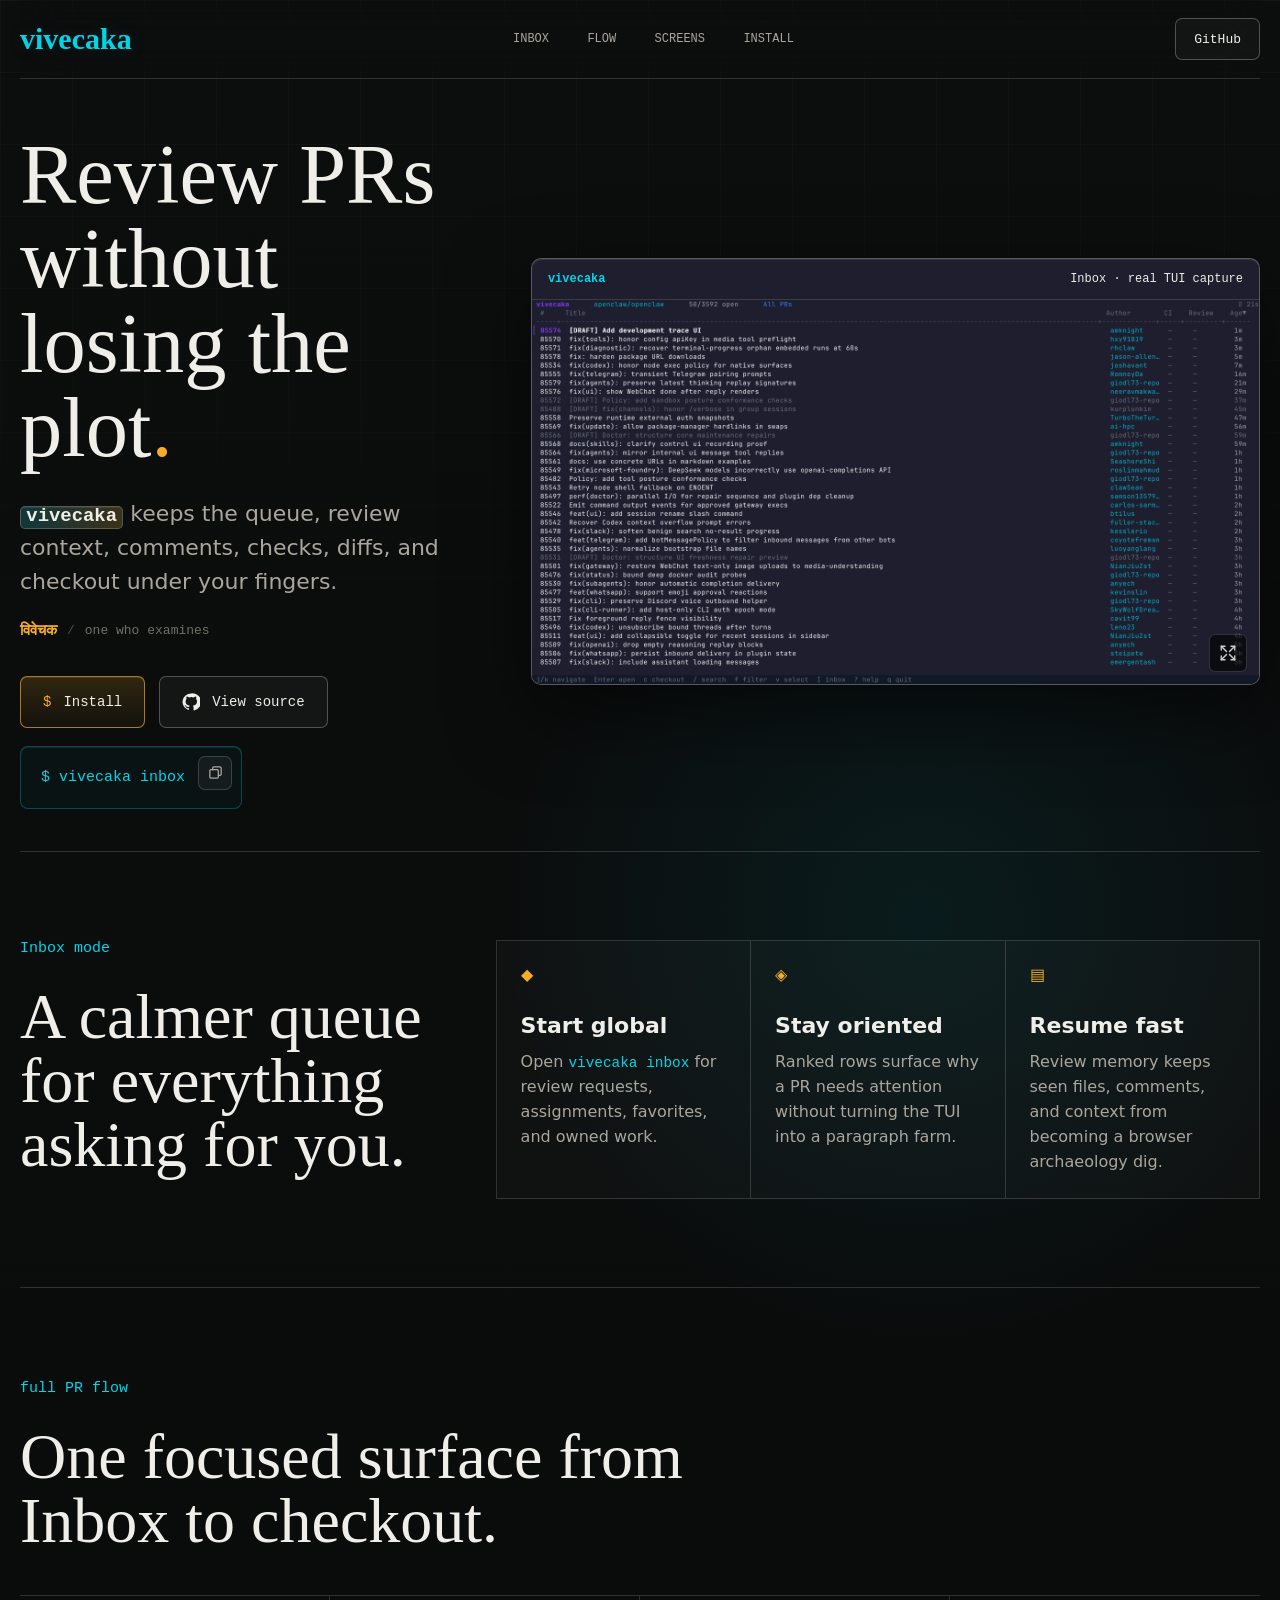
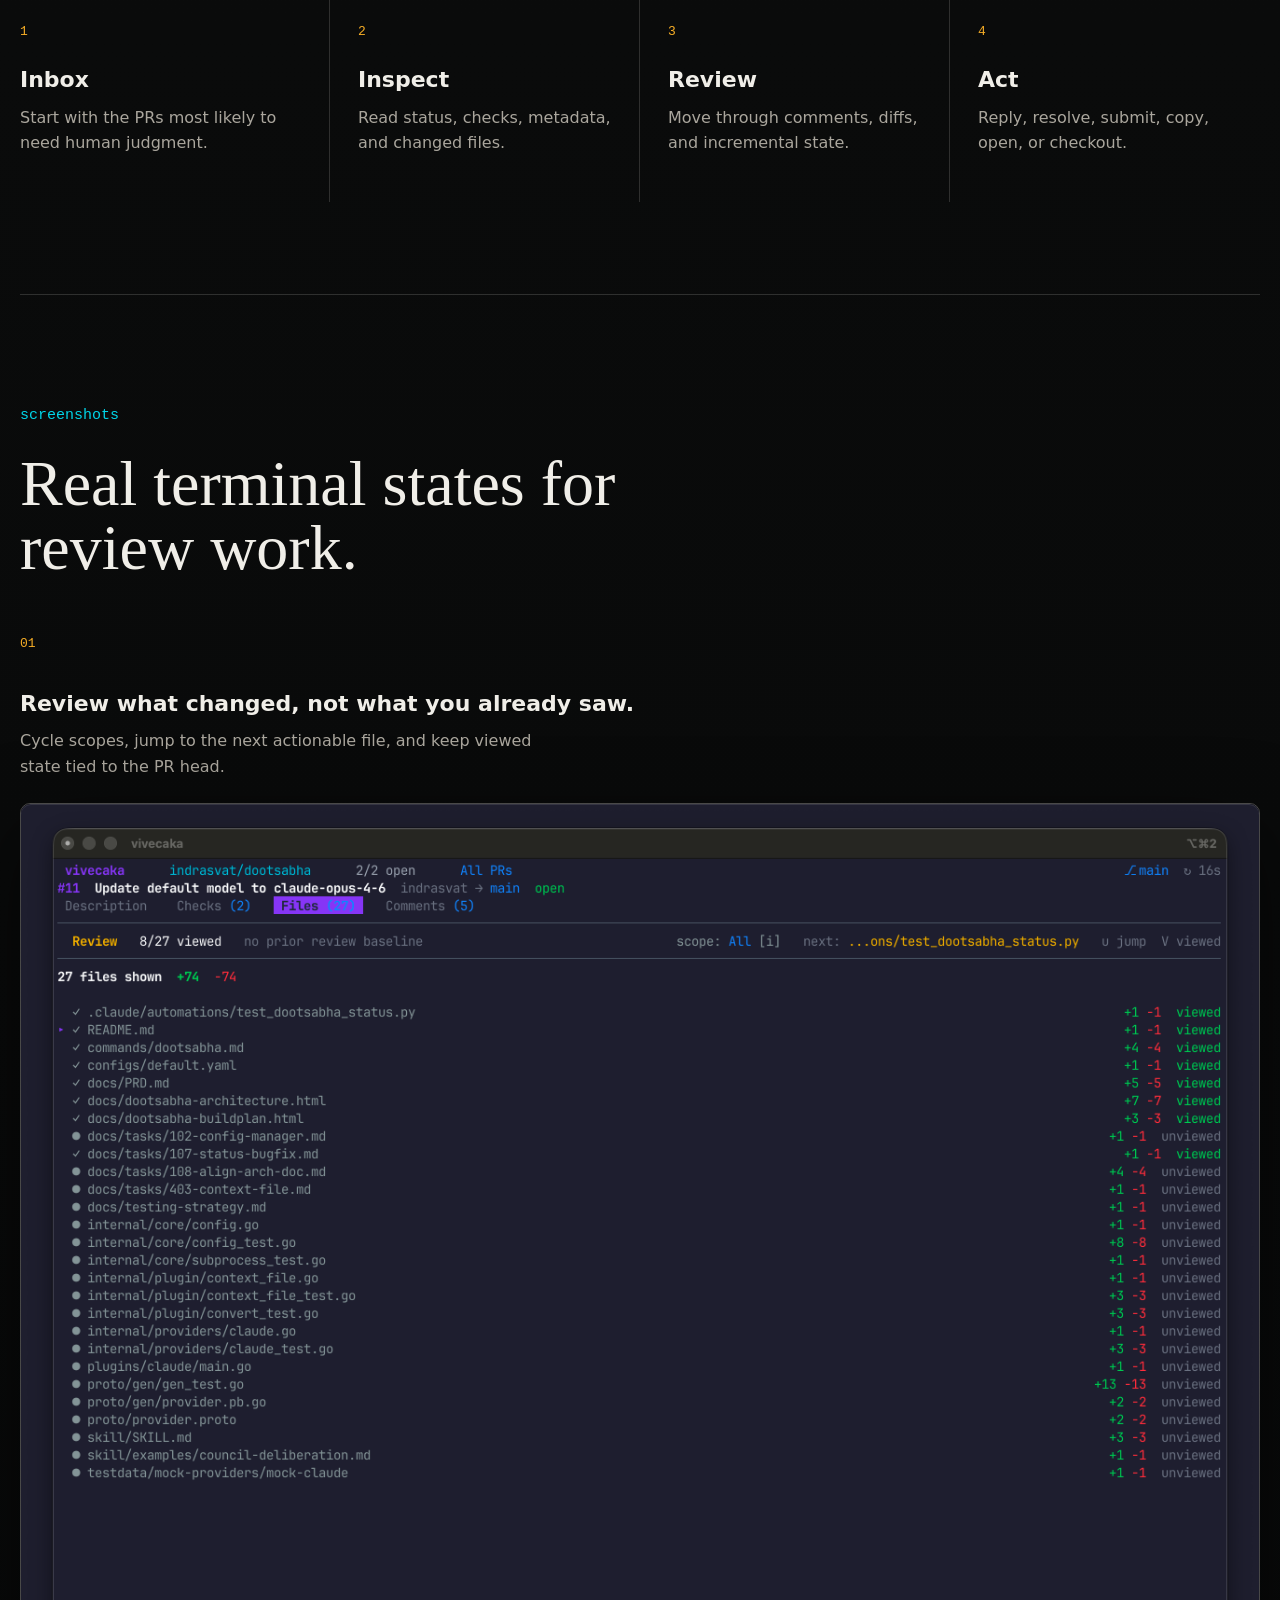
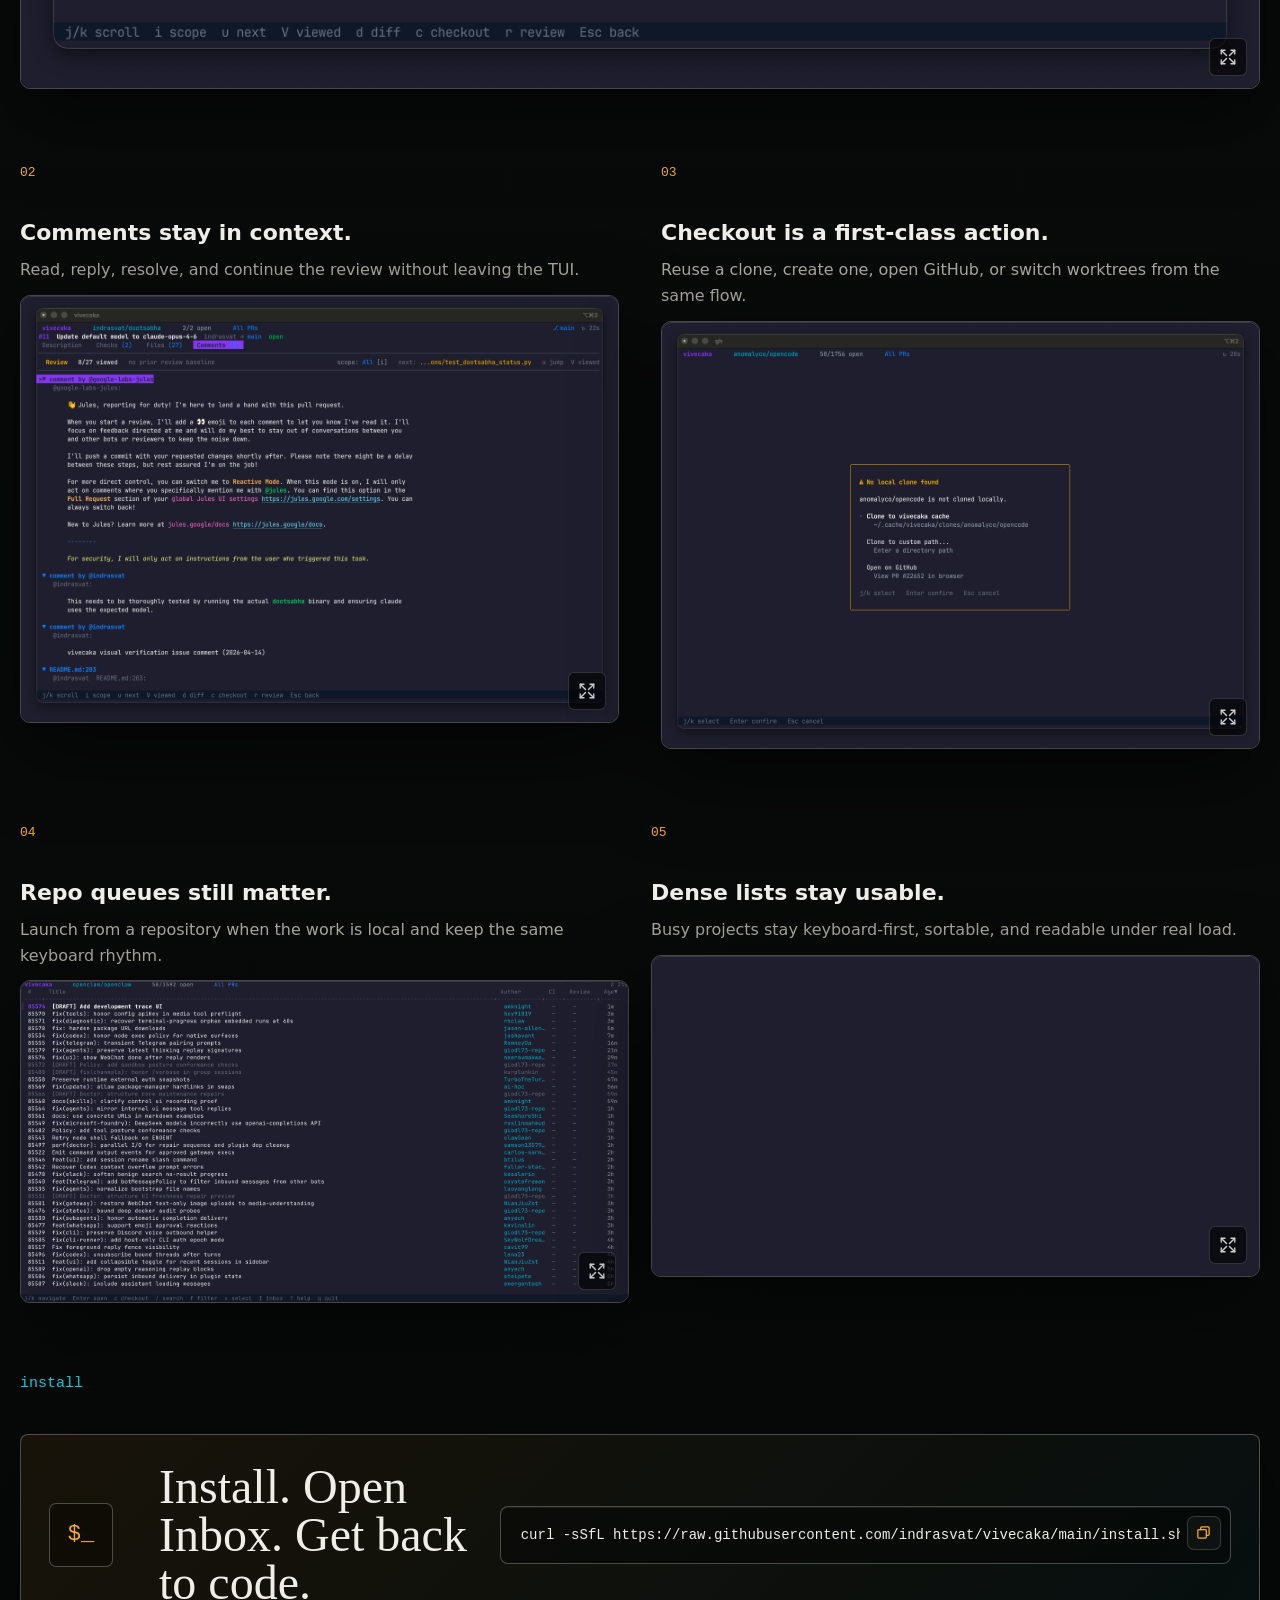
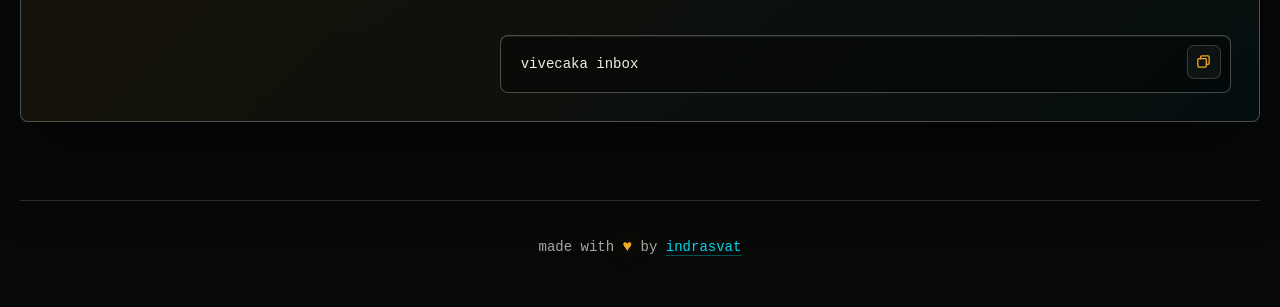
<file: index.html>
<!doctype html>
<html lang="en">
  <head>
    <meta charset="utf-8" />
    <meta name="viewport" content="width=device-width, initial-scale=1" />
    <meta
      name="description"
      content="vivecaka is a terminal-native GitHub PR review TUI with Inbox triage, review memory, comments, diffs, checks, and checkout."
    />
    <meta name="theme-color" content="#0b0c0c" />
    <meta property="og:title" content="vivecaka - terminal-native PR review" />
    <meta
      property="og:description"
      content="A keyboard-first GitHub PR review TUI for developers who live in the terminal."
    />
    <meta property="og:type" content="website" />
    <meta property="og:image" content="https://indrasvat.github.io/vivecaka/assets/site/files-review.png" />
    <title>vivecaka - terminal-native PR review</title>
    <link rel="icon" href="assets/site/logo.png" />
    <link rel="stylesheet" href="styles.css?v=20260704-inbox-site" />
  </head>
  <body>
    <header class="site-header" aria-label="Primary navigation">
      <a class="brand" href="#top" aria-label="vivecaka home">
        <span class="product-name">vivecaka</span>
      </a>
      <nav class="nav-links" aria-label="Page sections">
        <a href="#inbox">Inbox</a>
        <a href="#flow">Flow</a>
        <a href="#screens">Screens</a>
        <a href="#install">Install</a>
      </nav>
      <a class="nav-action" href="https://github.com/indrasvat/vivecaka">GitHub</a>
    </header>

    <main id="top">
      <section class="hero" aria-labelledby="hero-title">
        <div class="hero-copy">
          <h1 id="hero-title">Review PRs without losing the plot</h1>
          <p class="hero-lede">
            <span class="product-mark">vivecaka</span> keeps the queue, review context, comments,
            checks, diffs, and checkout under your fingers.
          </p>
          <p class="name-note">
            <span>विवेचक</span>
            <span>one who examines</span>
          </p>
          <div class="hero-actions" aria-label="Primary actions">
            <a class="button button-primary" href="#install">
              <span class="button-icon" aria-hidden="true">$</span>
              Install
            </a>
            <a class="button button-secondary" href="https://github.com/indrasvat/vivecaka">
              <svg aria-hidden="true" viewBox="0 0 24 24">
                <path
                  d="M12 .7a11.3 11.3 0 0 0-3.6 22c.6.1.8-.2.8-.6v-2c-3.3.7-4-1.4-4-1.4-.5-1.4-1.3-1.8-1.3-1.8-1.1-.8.1-.7.1-.7 1.2.1 1.9 1.3 1.9 1.3 1.1 1.9 2.9 1.3 3.6 1 .1-.8.4-1.3.8-1.6-2.7-.3-5.5-1.3-5.5-5.8 0-1.3.5-2.4 1.2-3.2-.1-.3-.5-1.6.1-3.2 0 0 1-.3 3.3 1.2a11.3 11.3 0 0 1 6 0c2.3-1.5 3.3-1.2 3.3-1.2.6 1.6.2 2.9.1 3.2.8.8 1.2 1.9 1.2 3.2 0 4.5-2.8 5.5-5.5 5.8.5.4.9 1.1.9 2.3v3.4c0 .4.2.7.8.6A11.3 11.3 0 0 0 12 .7Z"
                  fill="currentColor"
                />
              </svg>
              View source
            </a>
          </div>
          <div class="command-card hero-command">
            <code>$ vivecaka inbox</code>
            <button
              class="copy-control"
              type="button"
              data-copy="vivecaka inbox"
              aria-label="Copy launch command"
              title="Copy command"
            >
              <svg aria-hidden="true" viewBox="0 0 24 24">
                <path d="M8 8V5.6C8 4.7 8.7 4 9.6 4h8.8c.9 0 1.6.7 1.6 1.6v8.8c0 .9-.7 1.6-1.6 1.6H16" />
                <path d="M4 9.6C4 8.7 4.7 8 5.6 8h8.8c.9 0 1.6.7 1.6 1.6v8.8c0 .9-.7 1.6-1.6 1.6H5.6C4.7 20 4 19.3 4 18.4V9.6Z" />
              </svg>
            </button>
          </div>
        </div>

        <div class="hero-stage" aria-label="vivecaka terminal preview">
          <figure class="terminal-frame hero-terminal">
            <button
              class="screenshot-link"
              type="button"
              data-lightbox-src="assets/site/openclaw-queue.png"
              data-lightbox-title="Terminal PR queue"
              aria-label="Expand terminal PR queue screenshot"
            >
              <div class="terminal-titlebar" aria-hidden="true">
                <span class="terminal-brand">vivecaka</span>
                <span>Inbox · real TUI capture</span>
              </div>
              <img
                src="assets/site/openclaw-queue.png"
                alt="vivecaka showing a pull request queue in a terminal"
                width="1584"
                height="836"
                decoding="async"
                fetchpriority="high"
              />
              <span class="screenshot-expand" aria-hidden="true">
                <svg viewBox="0 0 24 24">
                  <path d="M8 3H3v5" />
                  <path d="M3 3l7 7" />
                  <path d="M16 3h5v5" />
                  <path d="M21 3l-7 7" />
                  <path d="M8 21H3v-5" />
                  <path d="M3 21l7-7" />
                  <path d="M16 21h5v-5" />
                  <path d="M21 21l-7-7" />
                </svg>
              </span>
            </button>
          </figure>
        </div>
      </section>

      <section id="inbox" class="inbox-section" aria-labelledby="inbox-title">
        <div>
          <div class="section-kicker">Inbox mode</div>
          <h2 id="inbox-title">A calmer queue for everything asking for you.</h2>
        </div>
        <div class="inbox-points">
          <article>
            <span>◆</span>
            <h3>Start global</h3>
            <p>Open <code>vivecaka inbox</code> for review requests, assignments, favorites, and owned work.</p>
          </article>
          <article>
            <span>◈</span>
            <h3>Stay oriented</h3>
            <p>Ranked rows surface why a PR needs attention without turning the TUI into a paragraph farm.</p>
          </article>
          <article>
            <span>▤</span>
            <h3>Resume fast</h3>
            <p>Review memory keeps seen files, comments, and context from becoming a browser archaeology dig.</p>
          </article>
        </div>
      </section>

      <section id="flow" class="flow-section" aria-labelledby="flow-title">
        <div class="section-kicker">full PR flow</div>
        <h2 id="flow-title">One focused surface from Inbox to checkout.</h2>
        <div class="flow-grid">
          <article>
            <span>1</span>
            <h3>Inbox</h3>
            <p>Start with the PRs most likely to need human judgment.</p>
          </article>
          <article>
            <span>2</span>
            <h3>Inspect</h3>
            <p>Read status, checks, metadata, and changed files.</p>
          </article>
          <article>
            <span>3</span>
            <h3>Review</h3>
            <p>Move through comments, diffs, and incremental state.</p>
          </article>
          <article>
            <span>4</span>
            <h3>Act</h3>
            <p>Reply, resolve, submit, copy, open, or checkout.</p>
          </article>
        </div>
      </section>

      <section id="screens" class="showcase" aria-labelledby="screens-title">
        <div class="showcase-heading">
          <div>
            <div class="section-kicker">screenshots</div>
            <h2 id="screens-title">Real terminal states for review work.</h2>
          </div>
        </div>

        <div class="feature-row feature-row-large">
          <div class="feature-copy">
            <span class="feature-number">01</span>
            <h3>Review what changed, not what you already saw.</h3>
            <p>
              Cycle scopes, jump to the next actionable file, and keep viewed state tied to the PR head.
            </p>
          </div>
          <figure class="terminal-frame">
            <button
              class="screenshot-link"
              type="button"
              data-lightbox-src="assets/site/files-review.png"
              data-lightbox-title="Review what changed, not what you already saw."
              aria-label="Expand files review screenshot"
            >
              <img
                src="assets/site/files-review.png"
                alt="Files tab with viewed and unviewed review state"
                width="2656"
                height="1896"
                loading="lazy"
                decoding="async"
              />
              <span class="screenshot-expand" aria-hidden="true">
                <svg viewBox="0 0 24 24">
                  <path d="M8 3H3v5" />
                  <path d="M3 3l7 7" />
                  <path d="M16 3h5v5" />
                  <path d="M21 3l-7 7" />
                  <path d="M8 21H3v-5" />
                  <path d="M3 21l7-7" />
                  <path d="M16 21h5v-5" />
                  <path d="M21 21l-7-7" />
                </svg>
              </span>
            </button>
          </figure>
        </div>

        <div class="feature-pair">
          <article>
            <span class="feature-number">02</span>
            <h3>Comments stay in context.</h3>
            <p>Read, reply, resolve, and continue the review without leaving the TUI.</p>
            <figure class="terminal-frame">
              <button
                class="screenshot-link"
                type="button"
                data-lightbox-src="assets/site/comments-review.png"
                data-lightbox-title="Comments stay in context."
                aria-label="Expand comments review screenshot"
              >
                <img
                  src="assets/site/comments-review.png"
                  alt="Comments tab with discussion threads inside vivecaka"
                  width="2656"
                  height="1896"
                  loading="lazy"
                  decoding="async"
                />
                <span class="screenshot-expand" aria-hidden="true">
                  <svg viewBox="0 0 24 24">
                    <path d="M8 3H3v5" />
                    <path d="M3 3l7 7" />
                    <path d="M16 3h5v5" />
                    <path d="M21 3l-7 7" />
                    <path d="M8 21H3v-5" />
                    <path d="M3 21l7-7" />
                    <path d="M16 21h5v-5" />
                    <path d="M21 21l-7-7" />
                  </svg>
                </span>
              </button>
            </figure>
          </article>
          <article>
            <span class="feature-number">03</span>
            <h3>Checkout is a first-class action.</h3>
            <p>Reuse a clone, create one, open GitHub, or switch worktrees from the same flow.</p>
            <figure class="terminal-frame">
              <button
                class="screenshot-link"
                type="button"
                data-lightbox-src="assets/site/smart-checkout.png"
                data-lightbox-title="Checkout is a first-class action."
                aria-label="Expand smart checkout screenshot"
              >
                <img
                  src="assets/site/smart-checkout.png"
                  alt="Smart checkout dialog in vivecaka"
                  width="2656"
                  height="1896"
                  loading="lazy"
                  decoding="async"
                />
                <span class="screenshot-expand" aria-hidden="true">
                  <svg viewBox="0 0 24 24">
                    <path d="M8 3H3v5" />
                    <path d="M3 3l7 7" />
                    <path d="M16 3h5v5" />
                    <path d="M21 3l-7 7" />
                    <path d="M8 21H3v-5" />
                    <path d="M3 21l7-7" />
                    <path d="M16 21h5v-5" />
                    <path d="M21 21l-7-7" />
                  </svg>
                </span>
              </button>
            </figure>
          </article>
        </div>

        <div class="repo-wall" aria-label="Repository examples">
          <article>
            <span class="feature-number">04</span>
            <h3>Repo queues still matter.</h3>
            <p>Launch from a repository when the work is local and keep the same keyboard rhythm.</p>
            <figure class="terminal-frame">
              <button
                class="screenshot-link"
                type="button"
                data-lightbox-src="assets/site/openclaw-queue.png"
                data-lightbox-title="Open any repository queue."
                aria-label="Expand openclaw queue screenshot"
              >
                <img
                  src="assets/site/openclaw-queue.png"
                  alt="Pull request queue for openclaw/openclaw"
                  width="1584"
                  height="836"
                  loading="lazy"
                  decoding="async"
                />
                <span class="screenshot-expand" aria-hidden="true">
                  <svg viewBox="0 0 24 24">
                    <path d="M8 3H3v5" />
                    <path d="M3 3l7 7" />
                    <path d="M16 3h5v5" />
                    <path d="M21 3l-7 7" />
                    <path d="M8 21H3v-5" />
                    <path d="M3 21l7-7" />
                    <path d="M16 21h5v-5" />
                    <path d="M21 21l-7-7" />
                  </svg>
                </span>
              </button>
            </figure>
          </article>
          <article>
            <span class="feature-number">05</span>
            <h3>Dense lists stay usable.</h3>
            <p>Busy projects stay keyboard-first, sortable, and readable under real load.</p>
            <figure class="terminal-frame">
              <button
                class="screenshot-link"
                type="button"
                data-lightbox-src="assets/site/cli-queue.png"
                data-lightbox-title="Fast across busy projects."
                aria-label="Expand cli queue screenshot"
              >
                <img
                  src="assets/site/cli-queue.png"
                  alt="Pull request queue for cli/cli"
                  width="1584"
                  height="836"
                  loading="lazy"
                  decoding="async"
                />
                <span class="screenshot-expand" aria-hidden="true">
                  <svg viewBox="0 0 24 24">
                    <path d="M8 3H3v5" />
                    <path d="M3 3l7 7" />
                    <path d="M16 3h5v5" />
                    <path d="M21 3l-7 7" />
                    <path d="M8 21H3v-5" />
                    <path d="M3 21l7-7" />
                    <path d="M16 21h5v-5" />
                    <path d="M21 21l-7-7" />
                  </svg>
                </span>
              </button>
            </figure>
          </article>
        </div>
      </section>

      <section id="install" class="install-section" aria-labelledby="install-title">
        <div class="section-kicker install-kicker">install</div>
        <div class="install-panel">
          <div class="install-mark" aria-hidden="true">$_</div>
          <h2 id="install-title">Install. Open Inbox. Get back to code.</h2>
          <div class="command-card install-command">
            <code>curl -sSfL https://raw.githubusercontent.com/indrasvat/vivecaka/main/install.sh | bash</code>
            <button
              class="copy-control"
              type="button"
              data-copy="curl -sSfL https://raw.githubusercontent.com/indrasvat/vivecaka/main/install.sh | bash"
              aria-label="Copy install command"
              title="Copy command"
            >
              <svg aria-hidden="true" viewBox="0 0 24 24">
                <path d="M8 8V5.6C8 4.7 8.7 4 9.6 4h8.8c.9 0 1.6.7 1.6 1.6v8.8c0 .9-.7 1.6-1.6 1.6H16" />
                <path d="M4 9.6C4 8.7 4.7 8 5.6 8h8.8c.9 0 1.6.7 1.6 1.6v8.8c0 .9-.7 1.6-1.6 1.6H5.6C4.7 20 4 19.3 4 18.4V9.6Z" />
              </svg>
            </button>
          </div>
          <div class="command-card install-command">
            <code>vivecaka inbox</code>
            <button
              class="copy-control"
              type="button"
              data-copy="vivecaka inbox"
              aria-label="Copy Inbox command"
              title="Copy command"
            >
              <svg aria-hidden="true" viewBox="0 0 24 24">
                <path d="M8 8V5.6C8 4.7 8.7 4 9.6 4h8.8c.9 0 1.6.7 1.6 1.6v8.8c0 .9-.7 1.6-1.6 1.6H16" />
                <path d="M4 9.6C4 8.7 4.7 8 5.6 8h8.8c.9 0 1.6.7 1.6 1.6v8.8c0 .9-.7 1.6-1.6 1.6H5.6C4.7 20 4 19.3 4 18.4V9.6Z" />
              </svg>
            </button>
          </div>
        </div>
      </section>
    </main>

    <footer class="site-footer">
      <p class="made-with-love">
        made with <span class="solid-heart" role="img" aria-label="love">♥</span> by
        <a href="https://github.com/indrasvat">indrasvat</a>
      </p>
    </footer>

    <div class="lightbox" role="dialog" aria-modal="true" aria-labelledby="lightbox-title" aria-hidden="true">
      <button class="lightbox-backdrop" type="button" aria-label="Close screenshot preview"></button>
      <div class="lightbox-panel">
        <div class="lightbox-chrome">
          <p id="lightbox-title">Screenshot</p>
          <button class="lightbox-close" type="button" aria-label="Close screenshot preview">
            <svg aria-hidden="true" viewBox="0 0 24 24">
              <path d="M6 6l12 12" />
              <path d="M18 6L6 18" />
            </svg>
          </button>
        </div>
        <img alt="" />
      </div>
    </div>

    <script src="site.js?v=20260704-inbox-site"></script>
  </body>
</html>
</file>
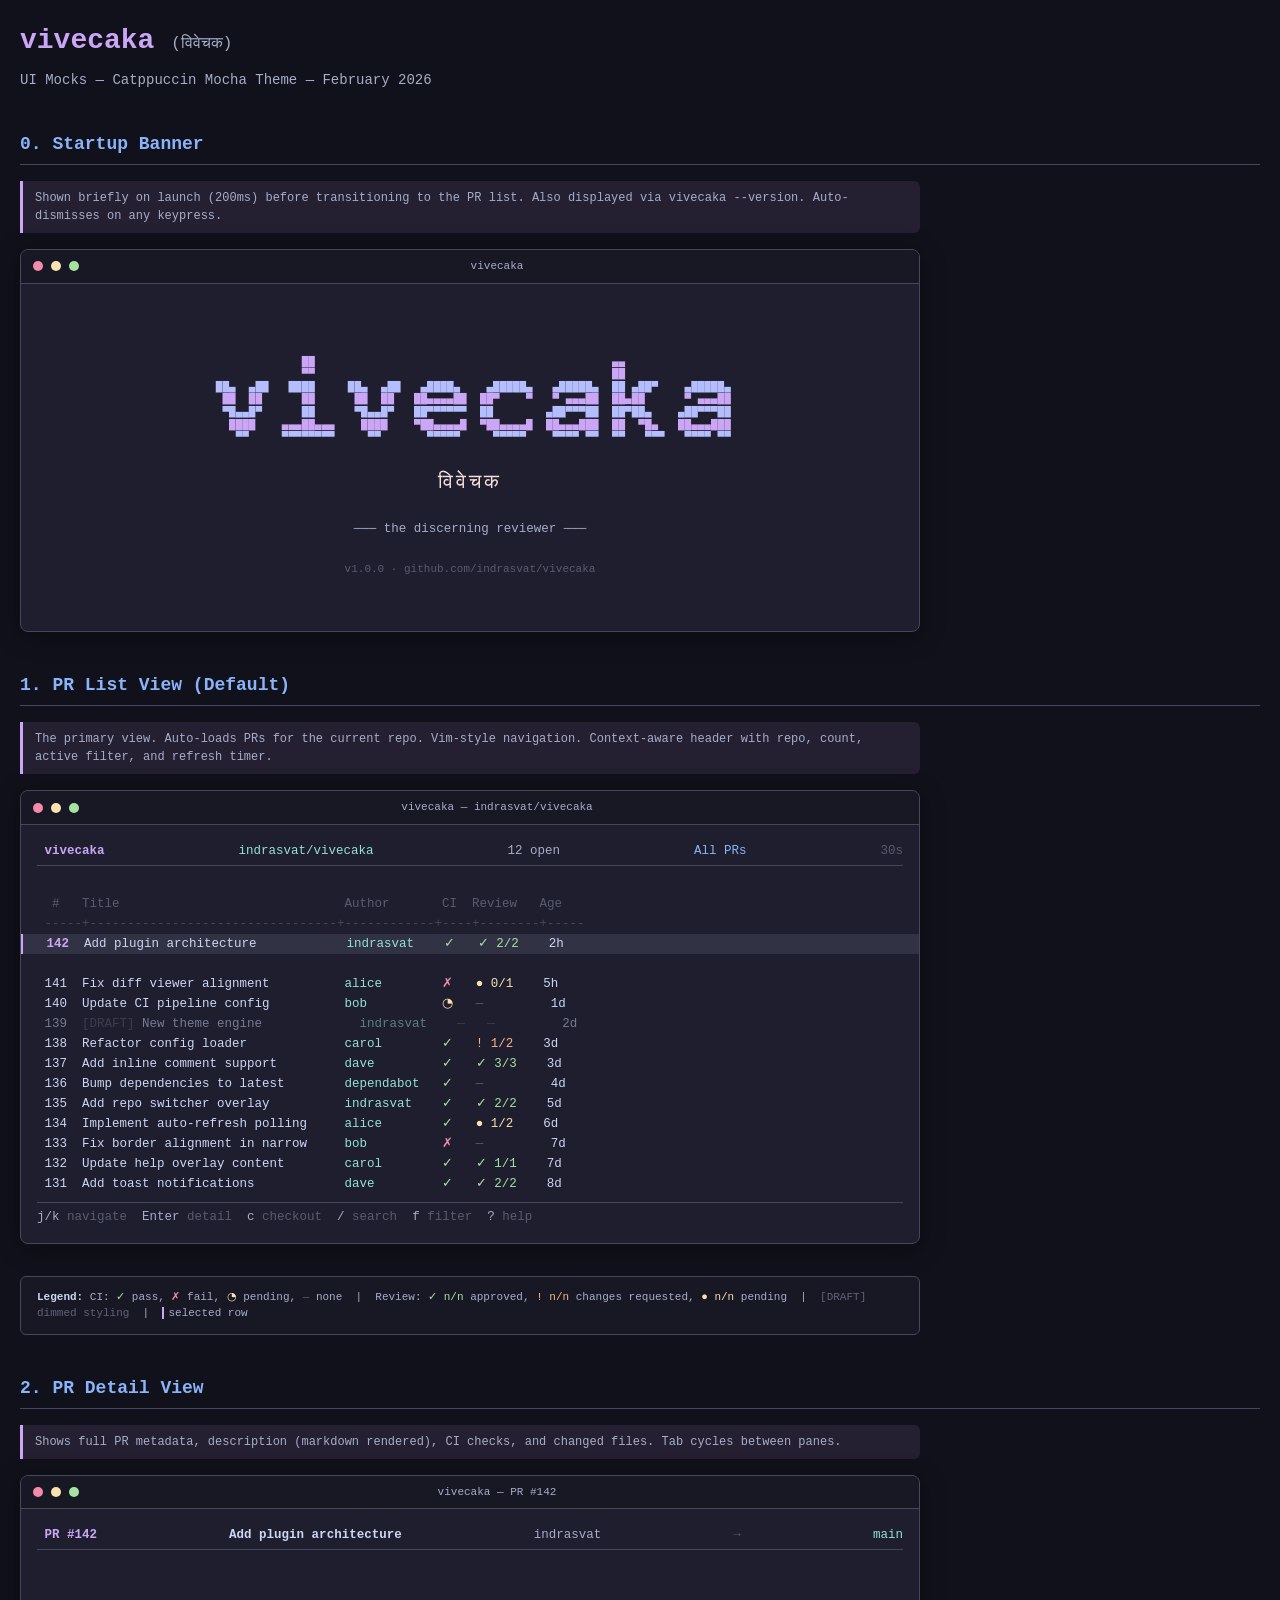
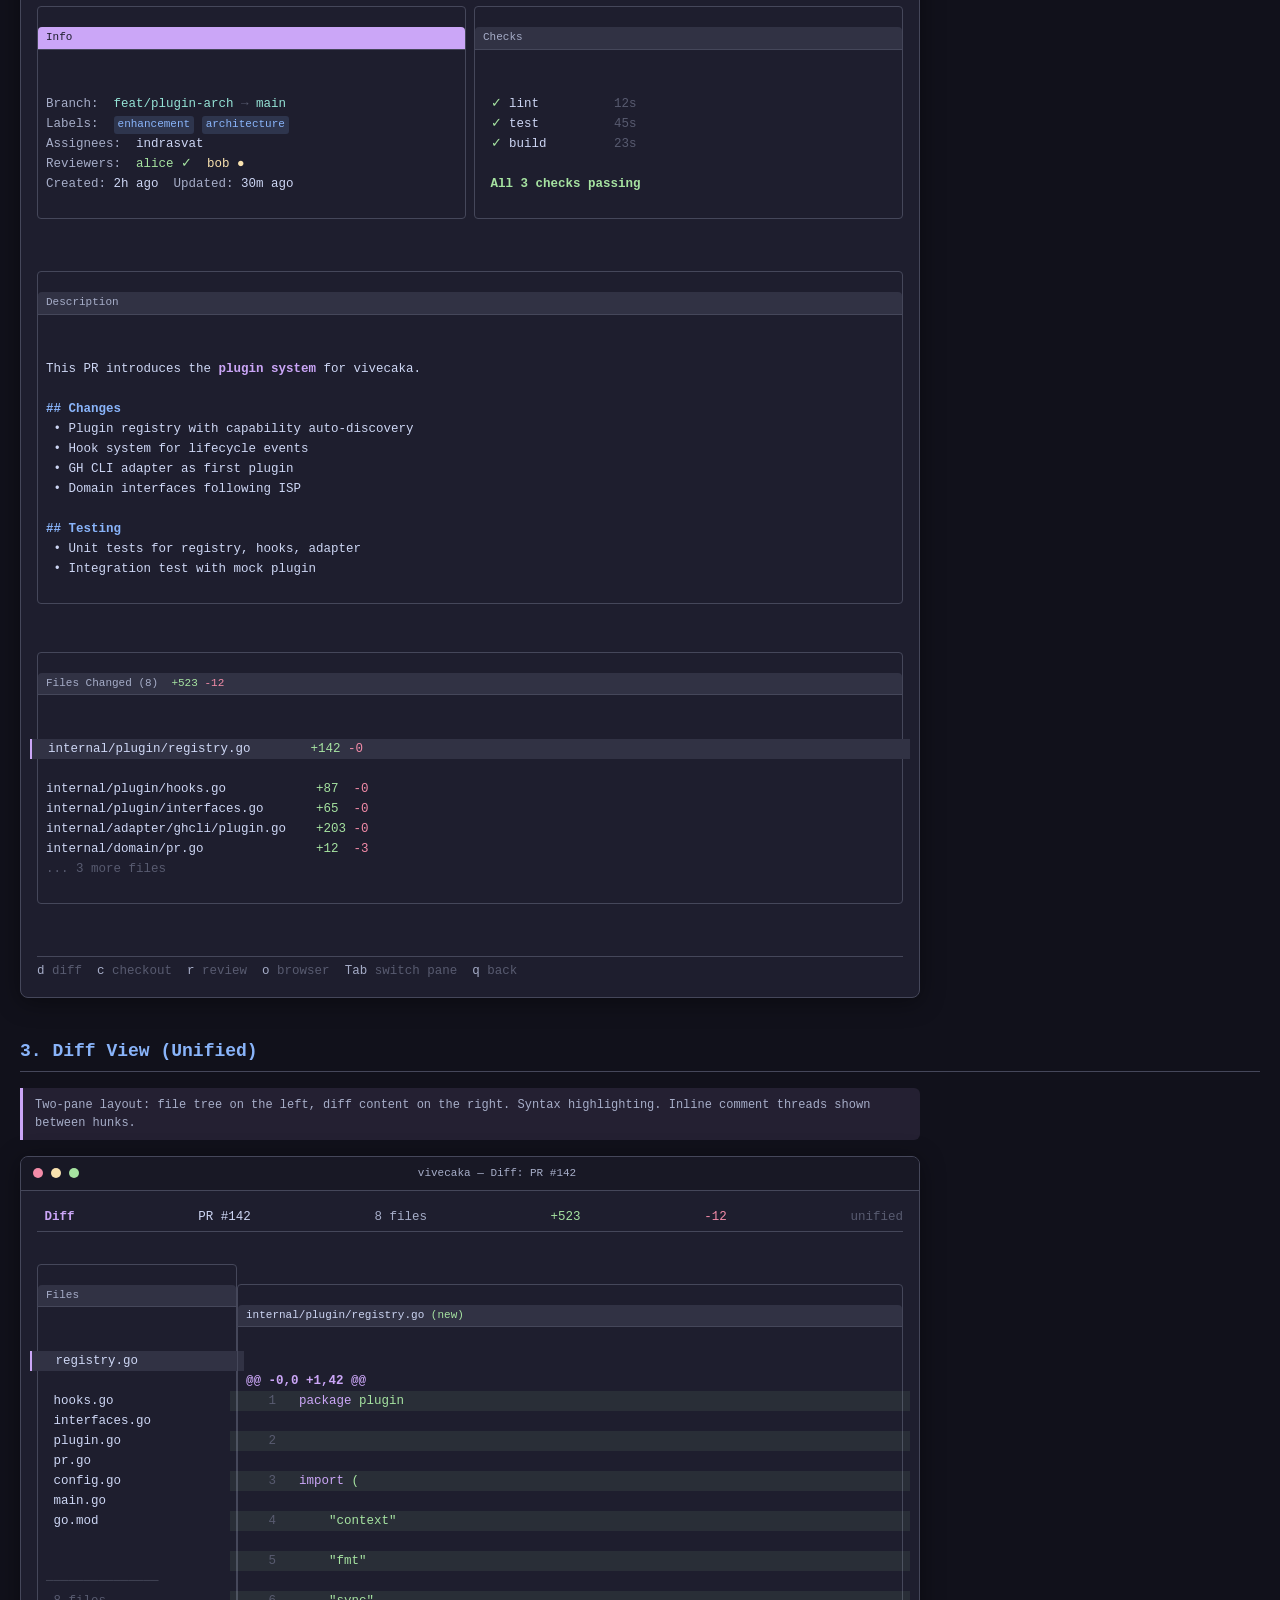
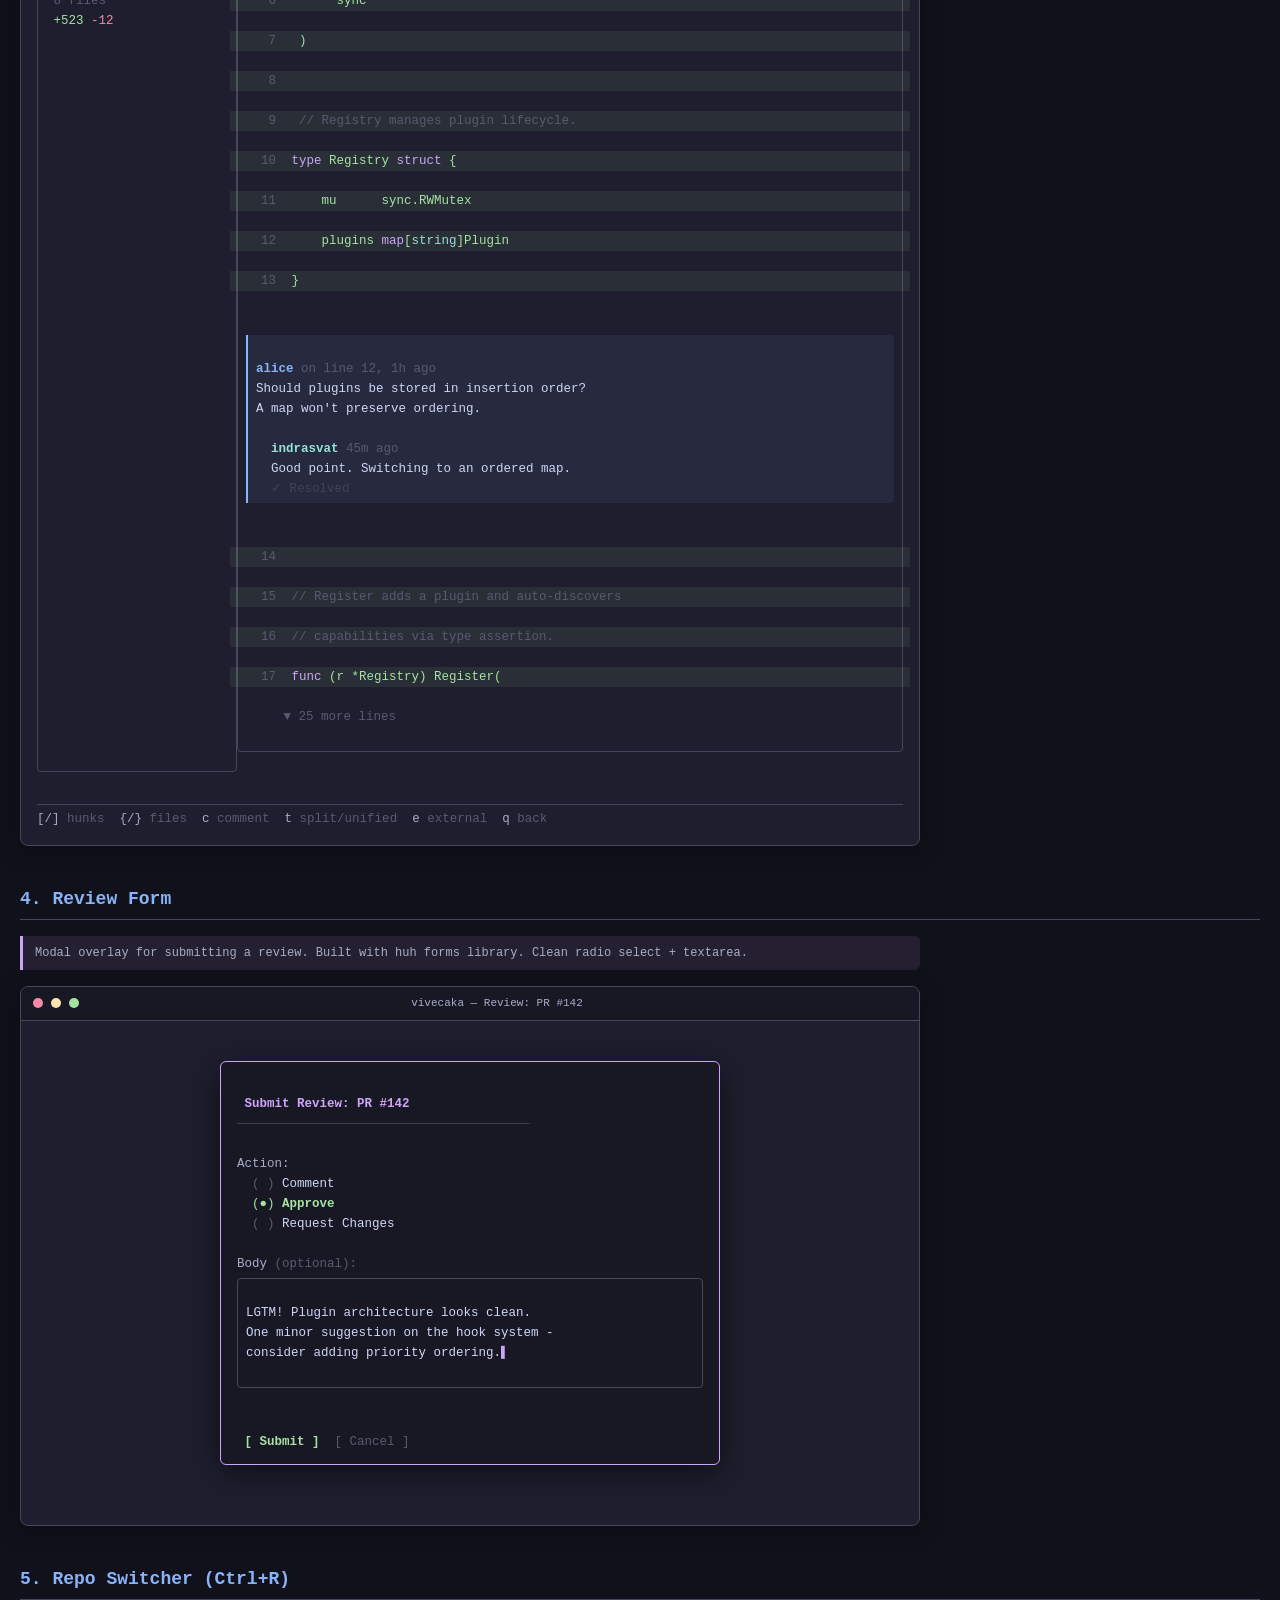
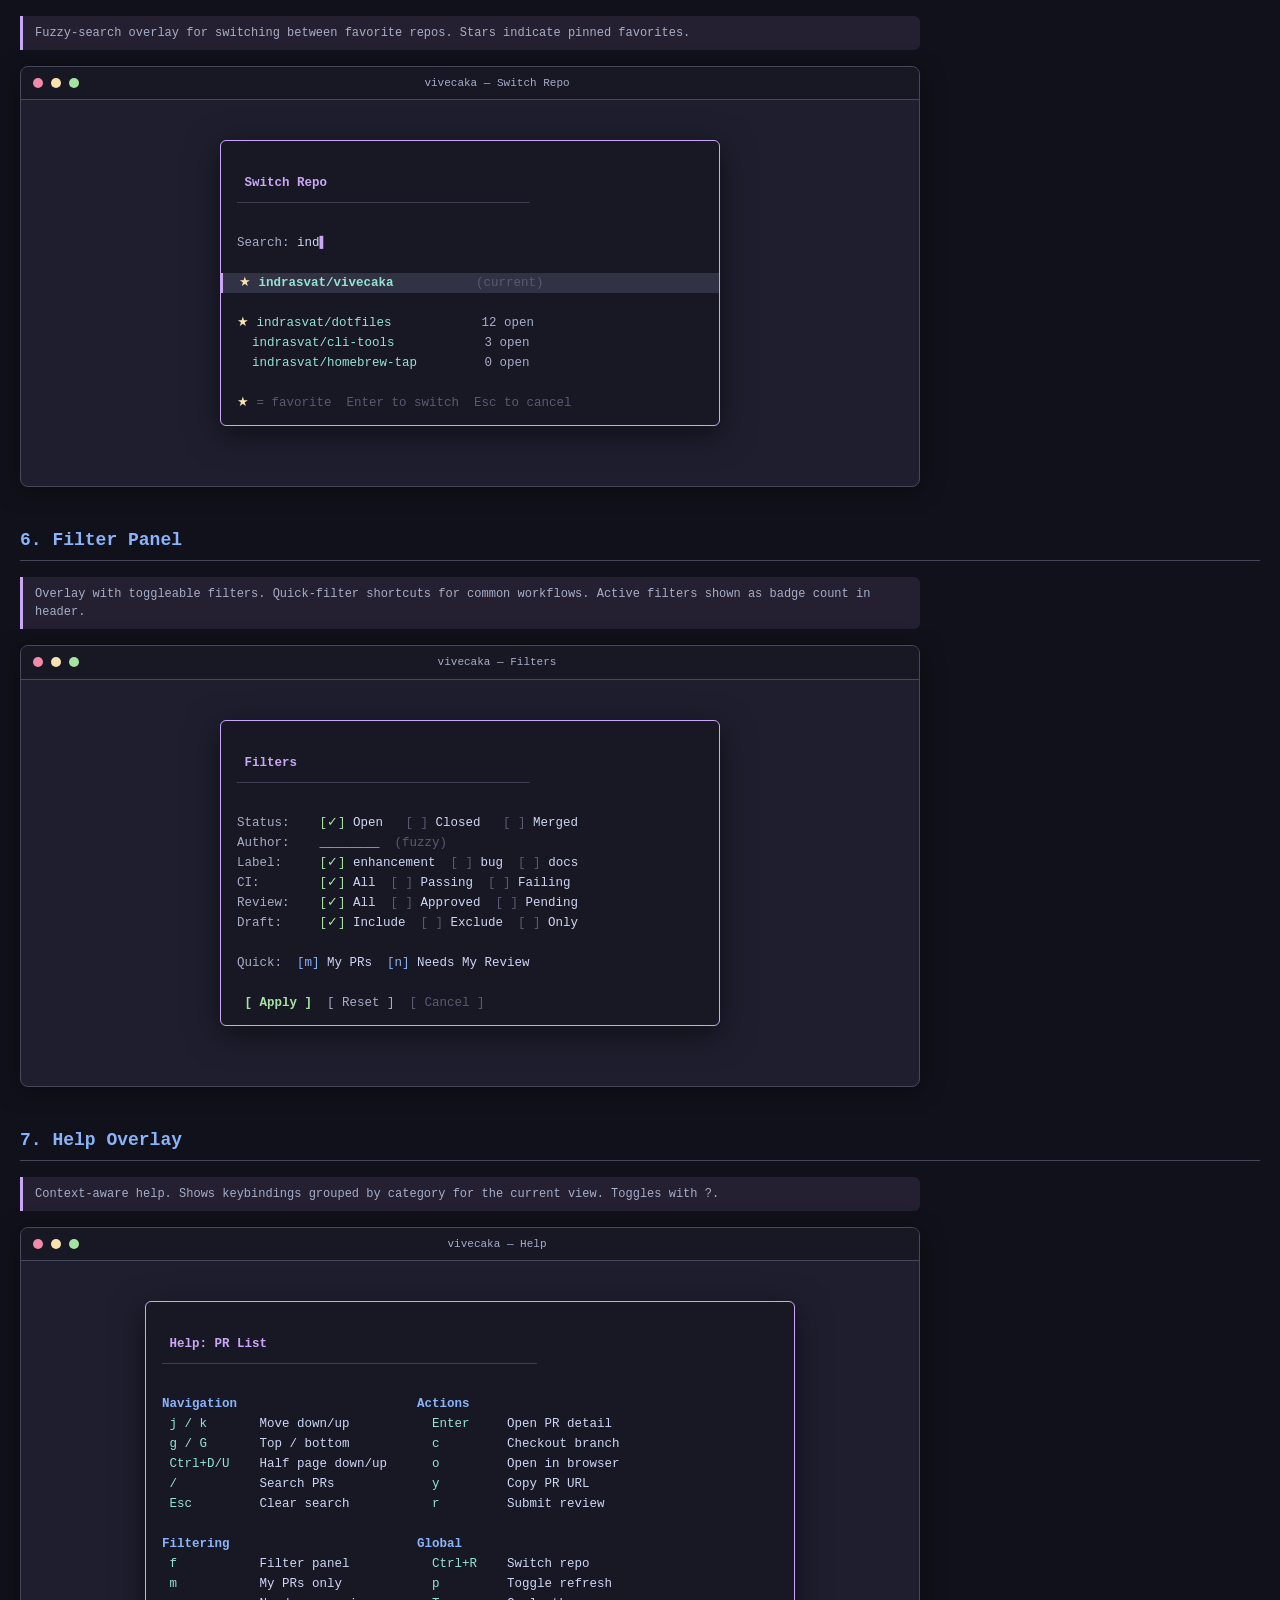
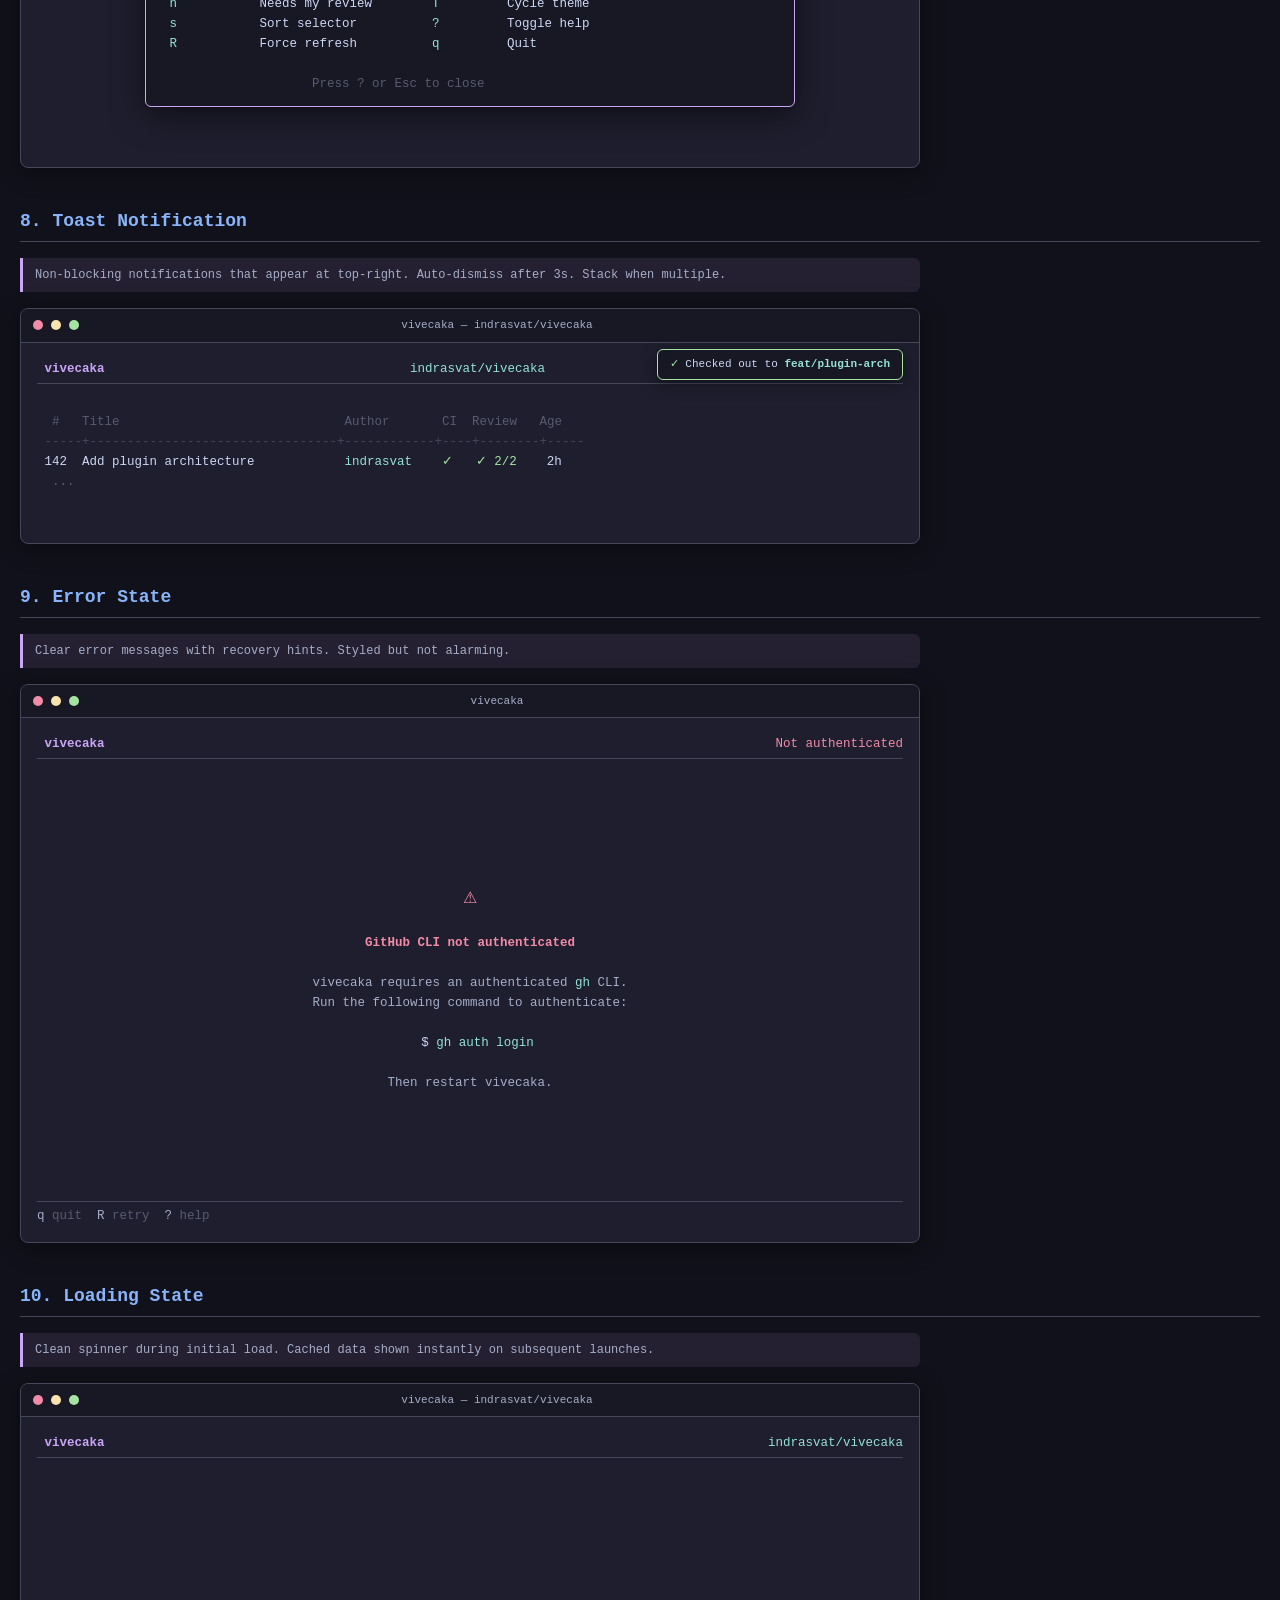
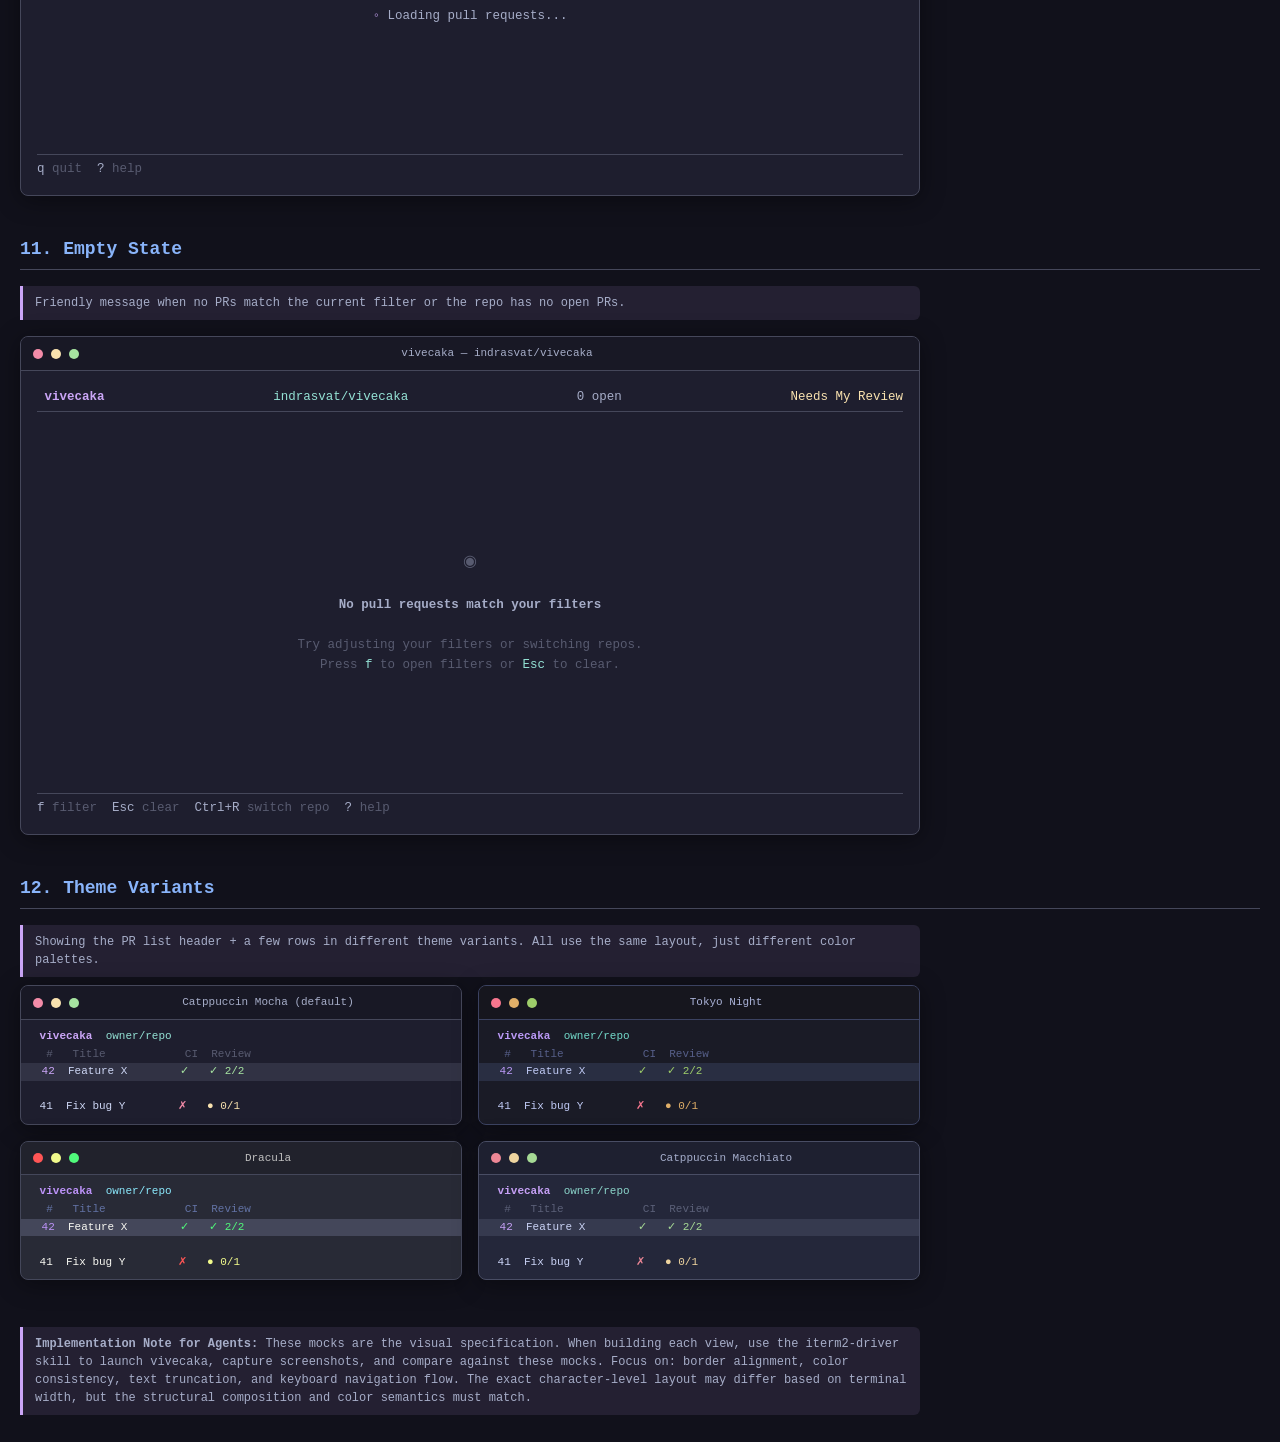
<file: docs/mocks.html>
<!DOCTYPE html>
<html lang="en">
<head>
<meta charset="UTF-8">
<meta name="viewport" content="width=device-width, initial-scale=1.0">
<title>vivecaka - UI Mocks</title>
<style>
  :root {
    --bg: #1e1e2e;
    --surface: #181825;
    --overlay: #313244;
    --text: #cdd6f4;
    --subtext: #a6adc8;
    --muted: #585b70;
    --border: #45475a;
    --blue: #89b4fa;
    --green: #a6e3a1;
    --red: #f38ba8;
    --yellow: #f9e2af;
    --mauve: #cba6f7;
    --teal: #94e2d5;
    --pink: #f5c2e7;
    --peach: #fab387;
    --rosewater: #f5e0dc;
    --lavender: #b4befe;
  }

  * { margin: 0; padding: 0; box-sizing: border-box; }

  body {
    background: #11111b;
    color: var(--text);
    font-family: 'JetBrains Mono', 'SF Mono', 'Fira Code', 'Cascadia Code', monospace;
    font-size: 13px;
    line-height: 1.5;
    padding: 20px;
  }

  h1 {
    color: var(--mauve);
    font-size: 28px;
    margin-bottom: 8px;
    font-weight: 700;
  }
  h1 span { color: var(--subtext); font-weight: 400; font-size: 16px; }

  h2 {
    color: var(--blue);
    font-size: 18px;
    margin: 40px 0 16px;
    padding-bottom: 6px;
    border-bottom: 1px solid var(--border);
  }

  .subtitle {
    color: var(--subtext);
    font-size: 14px;
    margin-bottom: 32px;
  }

  .terminal {
    background: var(--bg);
    border: 1px solid var(--border);
    border-radius: 8px;
    overflow: hidden;
    margin: 16px 0 32px;
    box-shadow: 0 4px 24px rgba(0,0,0,0.4);
    max-width: 900px;
  }

  .terminal-bar {
    background: var(--surface);
    padding: 8px 12px;
    display: flex;
    align-items: center;
    gap: 8px;
    border-bottom: 1px solid var(--border);
  }

  .terminal-dot {
    width: 10px;
    height: 10px;
    border-radius: 50%;
  }
  .terminal-dot.red { background: var(--red); }
  .terminal-dot.yellow { background: var(--yellow); }
  .terminal-dot.green { background: var(--green); }

  .terminal-title {
    color: var(--subtext);
    font-size: 11px;
    flex: 1;
    text-align: center;
  }

  .terminal-content {
    padding: 12px 16px;
    font-size: 12.5px;
    line-height: 1.6;
    overflow-x: auto;
    white-space: pre;
  }

  .header-line {
    display: flex;
    justify-content: space-between;
    padding: 4px 0;
    border-bottom: 1px solid var(--border);
    margin-bottom: 8px;
  }

  .status-bar {
    border-top: 1px solid var(--border);
    padding: 4px 0;
    margin-top: 8px;
    color: var(--muted);
  }

  .clr-blue { color: var(--blue); }
  .clr-green { color: var(--green); }
  .clr-red { color: var(--red); }
  .clr-yellow { color: var(--yellow); }
  .clr-mauve { color: var(--mauve); }
  .clr-teal { color: var(--teal); }
  .clr-pink { color: var(--pink); }
  .clr-peach { color: var(--peach); }
  .clr-muted { color: var(--muted); }
  .clr-subtext { color: var(--subtext); }
  .clr-text { color: var(--text); }
  .clr-lavender { color: var(--lavender); }
  .clr-rosewater { color: var(--rosewater); }

  .bold { font-weight: 700; }
  .dim { opacity: 0.5; }
  .underline { text-decoration: underline; }

  .selected-row {
    background: var(--overlay);
    display: block;
    margin: 0 -16px;
    padding: 0 16px;
    border-left: 2px solid var(--mauve);
  }

  .section-divider {
    color: var(--border);
  }

  .badge {
    display: inline-block;
    padding: 0 4px;
    border-radius: 3px;
    font-size: 11px;
  }
  .badge-green { background: rgba(166,227,161,0.15); color: var(--green); }
  .badge-red { background: rgba(243,139,168,0.15); color: var(--red); }
  .badge-yellow { background: rgba(249,226,175,0.15); color: var(--yellow); }
  .badge-blue { background: rgba(137,180,250,0.15); color: var(--blue); }

  .overlay {
    position: relative;
  }
  .overlay-box {
    background: var(--surface);
    border: 1px solid var(--mauve);
    border-radius: 6px;
    padding: 12px 16px;
    margin: 8px auto;
    max-width: 500px;
    box-shadow: 0 8px 32px rgba(0,0,0,0.5);
  }

  .legend {
    background: var(--surface);
    border: 1px solid var(--border);
    border-radius: 6px;
    padding: 12px 16px;
    margin: 8px 0;
    font-size: 11px;
    color: var(--subtext);
    max-width: 900px;
  }
  .legend strong { color: var(--text); }

  .diff-add { color: var(--green); background: rgba(166,227,161,0.08); display: block; margin: 0 -16px; padding: 0 16px; }
  .diff-del { color: var(--red); background: rgba(243,139,168,0.08); display: block; margin: 0 -16px; padding: 0 16px; }
  .diff-hunk { color: var(--mauve); font-weight: 700; }
  .diff-ln { color: var(--muted); display: inline-block; width: 4ch; text-align: right; margin-right: 8px; }

  .pane {
    border: 1px solid var(--border);
    border-radius: 4px;
    margin: 4px 0;
  }
  .pane-header {
    background: var(--overlay);
    padding: 2px 8px;
    color: var(--subtext);
    font-size: 11px;
    border-bottom: 1px solid var(--border);
    border-radius: 4px 4px 0 0;
  }
  .pane-header.active {
    background: var(--mauve);
    color: var(--bg);
  }
  .pane-content {
    padding: 4px 8px;
  }

  .comment-block {
    background: rgba(137,180,250,0.08);
    border-left: 2px solid var(--blue);
    padding: 4px 8px;
    margin: 4px 0;
    border-radius: 0 4px 4px 0;
  }

  .grid-2 {
    display: grid;
    grid-template-columns: 200px 1fr;
    gap: 0;
  }

  .toast {
    position: absolute;
    top: 40px;
    right: 16px;
    background: var(--surface);
    border: 1px solid var(--green);
    border-radius: 6px;
    padding: 6px 12px;
    font-size: 11px;
    box-shadow: 0 4px 16px rgba(0,0,0,0.4);
  }

  .note {
    background: rgba(203,166,247,0.1);
    border-left: 3px solid var(--mauve);
    padding: 8px 12px;
    margin: 8px 0;
    border-radius: 0 6px 6px 0;
    max-width: 900px;
    font-size: 12px;
    color: var(--subtext);
  }
</style>
</head>
<body>

<h1>vivecaka <span>(विवेचक)</span></h1>
<p class="subtitle">UI Mocks &mdash; Catppuccin Mocha Theme &mdash; February 2026</p>

<!-- ==================== MOCK 0: STARTUP BANNER ==================== -->
<h2>0. Startup Banner</h2>
<p class="note">Shown briefly on launch (200ms) before transitioning to the PR list. Also displayed via <code>vivecaka --version</code>. Auto-dismisses on any keypress.</p>

<div class="terminal">
  <div class="terminal-bar">
    <div class="terminal-dot red"></div>
    <div class="terminal-dot yellow"></div>
    <div class="terminal-dot green"></div>
    <div class="terminal-title">vivecaka</div>
  </div>
  <div class="terminal-content" style="text-align: center; padding: 32px 16px;">

<pre style="display: inline-block; text-align: left; font-size: 11px; line-height: 1.15;"><span class="clr-mauve">              &#9608;&#9608;                                             &#9604;&#9604;</span>
<span class="clr-mauve">              &#9600;&#9600;                                             &#9608;&#9608;</span>
<span class="clr-lavender bold"> &#9608;&#9608;&#9604;  &#9604;&#9608;&#9608;   &#9608;&#9608;&#9608;&#9608;     &#9608;&#9608;&#9604;  &#9604;&#9608;&#9608;   &#9604;&#9608;&#9608;&#9608;&#9608;&#9604;    &#9604;&#9608;&#9608;&#9608;&#9608;&#9608;&#9604;   &#9604;&#9608;&#9608;&#9608;&#9608;&#9608;&#9604;  &#9608;&#9608; &#9604;&#9608;&#9608;&#9600;    &#9604;&#9608;&#9608;&#9608;&#9608;&#9608;&#9604;</span>
<span class="clr-mauve">  &#9608;&#9608;  &#9608;&#9608;      &#9608;&#9608;      &#9608;&#9608;  &#9608;&#9608;   &#9608;&#9608;&#9604;&#9604;&#9604;&#9604;&#9608;&#9608;  &#9608;&#9608;&#9600;    &#9600;   &#9600; &#9604;&#9604;&#9604;&#9608;&#9608;  &#9608;&#9608;&#9604;&#9608;&#9608;      &#9600; &#9604;&#9604;&#9604;&#9608;&#9608;</span>
<span class="clr-lavender bold">  &#9600;&#9608;&#9604;&#9604;&#9608;&#9600;      &#9608;&#9608;      &#9600;&#9608;&#9604;&#9604;&#9608;&#9600;   &#9608;&#9608;&#9600;&#9600;&#9600;&#9600;&#9600;&#9600;  &#9608;&#9608;        &#9604;&#9608;&#9608;&#9600;&#9600;&#9600;&#9608;&#9608;  &#9608;&#9608;&#9600;&#9608;&#9608;&#9604;    &#9604;&#9608;&#9608;&#9600;&#9600;&#9600;&#9608;&#9608;</span>
<span class="clr-mauve">   &#9608;&#9608;&#9608;&#9608;    &#9604;&#9604;&#9604;&#9608;&#9608;&#9604;&#9604;&#9604;    &#9608;&#9608;&#9608;&#9608;    &#9600;&#9608;&#9608;&#9604;&#9604;&#9604;&#9604;&#9608;  &#9600;&#9608;&#9608;&#9604;&#9604;&#9604;&#9604;&#9608;  &#9608;&#9608;&#9604;&#9604;&#9604;&#9608;&#9608;&#9608;  &#9608;&#9608;  &#9600;&#9608;&#9604;   &#9608;&#9608;&#9604;&#9604;&#9604;&#9608;&#9608;&#9608;</span>
<span class="clr-lavender bold">    &#9600;&#9600;     &#9600;&#9600;&#9600;&#9600;&#9600;&#9600;&#9600;&#9600;     &#9600;&#9600;       &#9600;&#9600;&#9600;&#9600;&#9600;     &#9600;&#9600;&#9600;&#9600;&#9600;    &#9600;&#9600;&#9600;&#9600; &#9600;&#9600;  &#9600;&#9600;   &#9600;&#9600;&#9600;   &#9600;&#9600;&#9600;&#9600; &#9600;&#9600;</span></pre>

<span class="clr-rosewater" style="font-size: 20px; letter-spacing: 3px;">&#2357;&#2367;&#2357;&#2375;&#2330;&#2325;</span>

<span class="clr-subtext">&#9472;&#9472;&#9472; the discerning reviewer &#9472;&#9472;&#9472;</span>

<span class="clr-muted" style="font-size: 11px;">v1.0.0 &middot; github.com/indrasvat/vivecaka</span>
  </div>
</div>

<!-- ==================== MOCK 1: PR LIST ==================== -->
<h2>1. PR List View (Default)</h2>
<p class="note">The primary view. Auto-loads PRs for the current repo. Vim-style navigation. Context-aware header with repo, count, active filter, and refresh timer.</p>

<div class="terminal">
  <div class="terminal-bar">
    <div class="terminal-dot red"></div>
    <div class="terminal-dot yellow"></div>
    <div class="terminal-dot green"></div>
    <div class="terminal-title">vivecaka &mdash; indrasvat/vivecaka</div>
  </div>
  <div class="terminal-content"><div class="header-line"><span class="clr-mauve bold"> vivecaka</span>  <span class="clr-teal">indrasvat/vivecaka</span>  <span class="clr-subtext">12 open</span>  <span class="clr-blue">All PRs</span>  <span class="clr-muted">30s</span></div>
<span class="clr-muted">  #   Title                              Author       CI  Review   Age</span>
<span class="section-divider"> -----+---------------------------------+------------+----+--------+-----</span>
<span class="selected-row"><span class="clr-mauve bold"> 142</span>  <span class="clr-text">Add plugin architecture</span>            <span class="clr-teal">indrasvat</span>    <span class="clr-green">&#10003;</span>   <span class="clr-green">&#10003; 2/2</span>    2h</span>
<span class="clr-text"> 141</span>  <span class="clr-text">Fix diff viewer alignment</span>          <span class="clr-teal">alice</span>        <span class="clr-red">&#10007;</span>   <span class="clr-yellow">&#9679; 0/1</span>    5h
<span class="clr-text"> 140</span>  <span class="clr-text">Update CI pipeline config</span>          <span class="clr-teal">bob</span>          <span class="clr-yellow">&#9684;</span>   <span class="clr-muted">&mdash;</span>         1d
<span class="dim"><span class="clr-text"> 139</span>  <span class="clr-muted">[DRAFT]</span> New theme engine             <span class="clr-teal">indrasvat</span>    <span class="clr-muted">&mdash;</span>   <span class="clr-muted">&mdash;</span>         2d</span>
<span class="clr-text"> 138</span>  <span class="clr-text">Refactor config loader</span>             <span class="clr-teal">carol</span>        <span class="clr-green">&#10003;</span>   <span class="clr-peach">! 1/2</span>    3d
<span class="clr-text"> 137</span>  <span class="clr-text">Add inline comment support</span>         <span class="clr-teal">dave</span>         <span class="clr-green">&#10003;</span>   <span class="clr-green">&#10003; 3/3</span>    3d
<span class="clr-text"> 136</span>  <span class="clr-text">Bump dependencies to latest</span>        <span class="clr-teal">dependabot</span>   <span class="clr-green">&#10003;</span>   <span class="clr-muted">&mdash;</span>         4d
<span class="clr-text"> 135</span>  <span class="clr-text">Add repo switcher overlay</span>          <span class="clr-teal">indrasvat</span>    <span class="clr-green">&#10003;</span>   <span class="clr-green">&#10003; 2/2</span>    5d
<span class="clr-text"> 134</span>  <span class="clr-text">Implement auto-refresh polling</span>     <span class="clr-teal">alice</span>        <span class="clr-green">&#10003;</span>   <span class="clr-yellow">&#9679; 1/2</span>    6d
<span class="clr-text"> 133</span>  <span class="clr-text">Fix border alignment in narrow</span>     <span class="clr-teal">bob</span>          <span class="clr-red">&#10007;</span>   <span class="clr-muted">&mdash;</span>         7d
<span class="clr-text"> 132</span>  <span class="clr-text">Update help overlay content</span>        <span class="clr-teal">carol</span>        <span class="clr-green">&#10003;</span>   <span class="clr-green">&#10003; 1/1</span>    7d
<span class="clr-text"> 131</span>  <span class="clr-text">Add toast notifications</span>            <span class="clr-teal">dave</span>         <span class="clr-green">&#10003;</span>   <span class="clr-green">&#10003; 2/2</span>    8d
<div class="status-bar"><span class="clr-subtext">j/k</span> navigate  <span class="clr-subtext">Enter</span> detail  <span class="clr-subtext">c</span> checkout  <span class="clr-subtext">/</span> search  <span class="clr-subtext">f</span> filter  <span class="clr-subtext">?</span> help</div></div>
</div>

<div class="legend">
  <strong>Legend:</strong>
  CI: <span class="clr-green">&#10003;</span> pass, <span class="clr-red">&#10007;</span> fail, <span class="clr-yellow">&#9684;</span> pending, <span class="clr-muted">&mdash;</span> none &nbsp;|&nbsp;
  Review: <span class="clr-green">&#10003; n/n</span> approved, <span class="clr-peach">! n/n</span> changes requested, <span class="clr-yellow">&#9679; n/n</span> pending &nbsp;|&nbsp;
  <span class="dim">[DRAFT] dimmed styling</span> &nbsp;|&nbsp;
  <span style="border-left: 2px solid var(--mauve); padding-left: 4px;">selected row</span>
</div>

<!-- ==================== MOCK 2: PR DETAIL ==================== -->
<h2>2. PR Detail View</h2>
<p class="note">Shows full PR metadata, description (markdown rendered), CI checks, and changed files. Tab cycles between panes.</p>

<div class="terminal">
  <div class="terminal-bar">
    <div class="terminal-dot red"></div>
    <div class="terminal-dot yellow"></div>
    <div class="terminal-dot green"></div>
    <div class="terminal-title">vivecaka &mdash; PR #142</div>
  </div>
  <div class="terminal-content"><div class="header-line"><span class="clr-mauve bold"> PR #142</span>  <span class="clr-text bold">Add plugin architecture</span>  <span class="clr-subtext">indrasvat</span> <span class="clr-muted">&rarr;</span> <span class="clr-teal">main</span></div>

<div style="display: grid; grid-template-columns: 1fr 1fr; gap: 8px; margin: 4px 0;">
<div class="pane">
<div class="pane-header active">Info</div>
<div class="pane-content">
<span class="clr-subtext">Branch:</span>  <span class="clr-teal">feat/plugin-arch</span> <span class="clr-muted">&rarr;</span> <span class="clr-teal">main</span>
<span class="clr-subtext">Labels:</span>  <span class="badge badge-blue">enhancement</span> <span class="badge badge-blue">architecture</span>
<span class="clr-subtext">Assignees:</span>  <span class="clr-text">indrasvat</span>
<span class="clr-subtext">Reviewers:</span>  <span class="clr-green">alice &#10003;</span>  <span class="clr-yellow">bob &#9679;</span>
<span class="clr-subtext">Created:</span> <span class="clr-text">2h ago</span>  <span class="clr-subtext">Updated:</span> <span class="clr-text">30m ago</span>
</div>
</div>
<div class="pane">
<div class="pane-header">Checks</div>
<div class="pane-content">
<span class="clr-green"> &#10003;</span> <span class="clr-text">lint</span>          <span class="clr-muted">12s</span>
<span class="clr-green"> &#10003;</span> <span class="clr-text">test</span>          <span class="clr-muted">45s</span>
<span class="clr-green"> &#10003;</span> <span class="clr-text">build</span>         <span class="clr-muted">23s</span>

<span class="clr-green bold"> All 3 checks passing</span>
</div>
</div>
</div>

<div class="pane">
<div class="pane-header">Description</div>
<div class="pane-content">
This PR introduces the <span class="clr-mauve bold">plugin system</span> for vivecaka.

<span class="clr-blue bold">## Changes</span>
 <span class="clr-text">&bull;</span> Plugin registry with capability auto-discovery
 <span class="clr-text">&bull;</span> Hook system for lifecycle events
 <span class="clr-text">&bull;</span> GH CLI adapter as first plugin
 <span class="clr-text">&bull;</span> Domain interfaces following ISP

<span class="clr-blue bold">## Testing</span>
 <span class="clr-text">&bull;</span> Unit tests for registry, hooks, adapter
 <span class="clr-text">&bull;</span> Integration test with mock plugin
</div>
</div>

<div class="pane">
<div class="pane-header">Files Changed (8)  <span class="clr-green">+523</span> <span class="clr-red">-12</span></div>
<div class="pane-content">
<span class="selected-row"><span class="clr-text">internal/plugin/registry.go</span>        <span class="clr-green">+142</span> <span class="clr-red">-0</span></span>
<span class="clr-text">internal/plugin/hooks.go</span>            <span class="clr-green">+87</span>  <span class="clr-red">-0</span>
<span class="clr-text">internal/plugin/interfaces.go</span>       <span class="clr-green">+65</span>  <span class="clr-red">-0</span>
<span class="clr-text">internal/adapter/ghcli/plugin.go</span>    <span class="clr-green">+203</span> <span class="clr-red">-0</span>
<span class="clr-text">internal/domain/pr.go</span>               <span class="clr-green">+12</span>  <span class="clr-red">-3</span>
<span class="clr-muted">... 3 more files</span>
</div>
</div>

<div class="status-bar"><span class="clr-subtext">d</span> diff  <span class="clr-subtext">c</span> checkout  <span class="clr-subtext">r</span> review  <span class="clr-subtext">o</span> browser  <span class="clr-subtext">Tab</span> switch pane  <span class="clr-subtext">q</span> back</div></div>
</div>

<!-- ==================== MOCK 3: DIFF VIEW ==================== -->
<h2>3. Diff View (Unified)</h2>
<p class="note">Two-pane layout: file tree on the left, diff content on the right. Syntax highlighting. Inline comment threads shown between hunks.</p>

<div class="terminal">
  <div class="terminal-bar">
    <div class="terminal-dot red"></div>
    <div class="terminal-dot yellow"></div>
    <div class="terminal-dot green"></div>
    <div class="terminal-title">vivecaka &mdash; Diff: PR #142</div>
  </div>
  <div class="terminal-content"><div class="header-line"><span class="clr-mauve bold"> Diff</span>  <span class="clr-text">PR #142</span>  <span class="clr-subtext">8 files</span>  <span class="clr-green">+523</span> <span class="clr-red">-12</span>  <span class="clr-muted">unified</span></div>
<div class="grid-2">
<div class="pane" style="border-right: 1px solid var(--border);">
<div class="pane-header">Files</div>
<div class="pane-content">
<span class="selected-row"><span class="clr-text"> registry.go</span></span>
<span class="clr-text"> hooks.go</span>
<span class="clr-text"> interfaces.go</span>
<span class="clr-text"> plugin.go</span>
<span class="clr-text"> pr.go</span>
<span class="clr-text"> config.go</span>
<span class="clr-text"> main.go</span>
<span class="clr-text"> go.mod</span>


<span class="section-divider">&#9472;&#9472;&#9472;&#9472;&#9472;&#9472;&#9472;&#9472;&#9472;&#9472;&#9472;&#9472;&#9472;&#9472;&#9472;</span>
<span class="clr-muted"> 8 files</span>
<span class="clr-green"> +523</span> <span class="clr-red">-12</span>
</div>
</div>
<div>
<div class="pane">
<div class="pane-header"><span class="clr-text">internal/plugin/registry.go</span> <span class="clr-green">(new)</span></div>
<div class="pane-content">
<span class="diff-hunk">@@ -0,0 +1,42 @@</span>
<span class="diff-add"><span class="diff-ln">1</span>  <span class="clr-mauve">package</span> plugin</span>
<span class="diff-add"><span class="diff-ln">2</span>  </span>
<span class="diff-add"><span class="diff-ln">3</span>  <span class="clr-mauve">import</span> (</span>
<span class="diff-add"><span class="diff-ln">4</span>      <span class="clr-green">"context"</span></span>
<span class="diff-add"><span class="diff-ln">5</span>      <span class="clr-green">"fmt"</span></span>
<span class="diff-add"><span class="diff-ln">6</span>      <span class="clr-green">"sync"</span></span>
<span class="diff-add"><span class="diff-ln">7</span>  )</span>
<span class="diff-add"><span class="diff-ln">8</span>  </span>
<span class="diff-add"><span class="diff-ln">9</span>  <span class="clr-muted">// Registry manages plugin lifecycle.</span></span>
<span class="diff-add"><span class="diff-ln">10</span> <span class="clr-mauve">type</span> Registry <span class="clr-mauve">struct</span> {</span>
<span class="diff-add"><span class="diff-ln">11</span>     mu      sync.RWMutex</span>
<span class="diff-add"><span class="diff-ln">12</span>     plugins <span class="clr-mauve">map</span>[<span class="clr-teal">string</span>]Plugin</span>
<span class="diff-add"><span class="diff-ln">13</span> }</span>

<div class="comment-block">
<span class="clr-blue bold">alice</span> <span class="clr-muted">on line 12, 1h ago</span>
Should plugins be stored in insertion order?
A map won't preserve ordering.

  <span class="clr-teal bold">indrasvat</span> <span class="clr-muted">45m ago</span>
  Good point. Switching to an ordered map.
  <span class="clr-muted dim">&#10003; Resolved</span>
</div>

<span class="diff-add"><span class="diff-ln">14</span> </span>
<span class="diff-add"><span class="diff-ln">15</span> <span class="clr-muted">// Register adds a plugin and auto-discovers</span></span>
<span class="diff-add"><span class="diff-ln">16</span> <span class="clr-muted">// capabilities via type assertion.</span></span>
<span class="diff-add"><span class="diff-ln">17</span> <span class="clr-mauve">func</span> (r *Registry) Register(</span>
<span class="clr-muted">     &#9660; 25 more lines</span>
</div>
</div>
</div>
</div>
<div class="status-bar"><span class="clr-subtext">[/]</span> hunks  <span class="clr-subtext">{/}</span> files  <span class="clr-subtext">c</span> comment  <span class="clr-subtext">t</span> split/unified  <span class="clr-subtext">e</span> external  <span class="clr-subtext">q</span> back</div></div>
</div>

<!-- ==================== MOCK 4: REVIEW FORM ==================== -->
<h2>4. Review Form</h2>
<p class="note">Modal overlay for submitting a review. Built with huh forms library. Clean radio select + textarea.</p>

<div class="terminal">
  <div class="terminal-bar">
    <div class="terminal-dot red"></div>
    <div class="terminal-dot yellow"></div>
    <div class="terminal-dot green"></div>
    <div class="terminal-title">vivecaka &mdash; Review: PR #142</div>
  </div>
  <div class="terminal-content">
<div class="overlay-box">
<span class="clr-mauve bold"> Submit Review: PR #142</span>
<span class="section-divider">&#9472;&#9472;&#9472;&#9472;&#9472;&#9472;&#9472;&#9472;&#9472;&#9472;&#9472;&#9472;&#9472;&#9472;&#9472;&#9472;&#9472;&#9472;&#9472;&#9472;&#9472;&#9472;&#9472;&#9472;&#9472;&#9472;&#9472;&#9472;&#9472;&#9472;&#9472;&#9472;&#9472;&#9472;&#9472;&#9472;&#9472;&#9472;&#9472;</span>

<span class="clr-subtext">Action:</span>
  <span class="clr-muted">( )</span> <span class="clr-text">Comment</span>
  <span class="clr-green">(&#9679;)</span> <span class="clr-green bold">Approve</span>
  <span class="clr-muted">( )</span> <span class="clr-text">Request Changes</span>

<span class="clr-subtext">Body</span> <span class="clr-muted">(optional):</span>
<div class="pane" style="margin: 4px 0;">
<div class="pane-content">LGTM! Plugin architecture looks clean.
One minor suggestion on the hook system -
consider adding priority ordering.<span class="clr-mauve">&#9612;</span></div>
</div>

<span class="clr-green bold"> [ Submit ]</span>  <span class="clr-muted">[ Cancel ]</span>
</div>
  </div>
</div>

<!-- ==================== MOCK 5: REPO SWITCHER ==================== -->
<h2>5. Repo Switcher (Ctrl+R)</h2>
<p class="note">Fuzzy-search overlay for switching between favorite repos. Stars indicate pinned favorites.</p>

<div class="terminal">
  <div class="terminal-bar">
    <div class="terminal-dot red"></div>
    <div class="terminal-dot yellow"></div>
    <div class="terminal-dot green"></div>
    <div class="terminal-title">vivecaka &mdash; Switch Repo</div>
  </div>
  <div class="terminal-content">
<div class="overlay-box">
<span class="clr-mauve bold"> Switch Repo</span>
<span class="section-divider">&#9472;&#9472;&#9472;&#9472;&#9472;&#9472;&#9472;&#9472;&#9472;&#9472;&#9472;&#9472;&#9472;&#9472;&#9472;&#9472;&#9472;&#9472;&#9472;&#9472;&#9472;&#9472;&#9472;&#9472;&#9472;&#9472;&#9472;&#9472;&#9472;&#9472;&#9472;&#9472;&#9472;&#9472;&#9472;&#9472;&#9472;&#9472;&#9472;</span>

<span class="clr-subtext">Search:</span> <span class="clr-text">ind</span><span class="clr-mauve">&#9612;</span>

<span class="selected-row"><span class="clr-yellow">&#9733;</span> <span class="clr-teal bold">indrasvat/vivecaka</span>           <span class="clr-muted">(current)</span></span>
<span class="clr-yellow">&#9733;</span> <span class="clr-teal">indrasvat/dotfiles</span>            <span class="clr-subtext">12 open</span>
  <span class="clr-teal">indrasvat/cli-tools</span>            <span class="clr-subtext">3 open</span>
  <span class="clr-teal">indrasvat/homebrew-tap</span>         <span class="clr-subtext">0 open</span>

<span class="clr-muted"><span class="clr-yellow">&#9733;</span> = favorite  Enter to switch  Esc to cancel</span>
</div>
  </div>
</div>

<!-- ==================== MOCK 6: FILTER PANEL ==================== -->
<h2>6. Filter Panel</h2>
<p class="note">Overlay with toggleable filters. Quick-filter shortcuts for common workflows. Active filters shown as badge count in header.</p>

<div class="terminal">
  <div class="terminal-bar">
    <div class="terminal-dot red"></div>
    <div class="terminal-dot yellow"></div>
    <div class="terminal-dot green"></div>
    <div class="terminal-title">vivecaka &mdash; Filters</div>
  </div>
  <div class="terminal-content">
<div class="overlay-box">
<span class="clr-mauve bold"> Filters</span>
<span class="section-divider">&#9472;&#9472;&#9472;&#9472;&#9472;&#9472;&#9472;&#9472;&#9472;&#9472;&#9472;&#9472;&#9472;&#9472;&#9472;&#9472;&#9472;&#9472;&#9472;&#9472;&#9472;&#9472;&#9472;&#9472;&#9472;&#9472;&#9472;&#9472;&#9472;&#9472;&#9472;&#9472;&#9472;&#9472;&#9472;&#9472;&#9472;&#9472;&#9472;</span>

<span class="clr-subtext">Status:</span>    <span class="clr-green">[&#10003;]</span> Open   <span class="clr-muted">[ ]</span> Closed   <span class="clr-muted">[ ]</span> Merged
<span class="clr-subtext">Author:</span>    <span class="clr-text">________</span>  <span class="clr-muted">(fuzzy)</span>
<span class="clr-subtext">Label:</span>     <span class="clr-green">[&#10003;]</span> enhancement  <span class="clr-muted">[ ]</span> bug  <span class="clr-muted">[ ]</span> docs
<span class="clr-subtext">CI:</span>        <span class="clr-green">[&#10003;]</span> All  <span class="clr-muted">[ ]</span> Passing  <span class="clr-muted">[ ]</span> Failing
<span class="clr-subtext">Review:</span>    <span class="clr-green">[&#10003;]</span> All  <span class="clr-muted">[ ]</span> Approved  <span class="clr-muted">[ ]</span> Pending
<span class="clr-subtext">Draft:</span>     <span class="clr-green">[&#10003;]</span> Include  <span class="clr-muted">[ ]</span> Exclude  <span class="clr-muted">[ ]</span> Only

<span class="clr-subtext">Quick:</span>  <span class="clr-blue">[m]</span> My PRs  <span class="clr-blue">[n]</span> Needs My Review

<span class="clr-green bold"> [ Apply ]</span>  <span class="clr-subtext">[ Reset ]</span>  <span class="clr-muted">[ Cancel ]</span>
</div>
  </div>
</div>

<!-- ==================== MOCK 7: HELP OVERLAY ==================== -->
<h2>7. Help Overlay</h2>
<p class="note">Context-aware help. Shows keybindings grouped by category for the current view. Toggles with ?.</p>

<div class="terminal">
  <div class="terminal-bar">
    <div class="terminal-dot red"></div>
    <div class="terminal-dot yellow"></div>
    <div class="terminal-dot green"></div>
    <div class="terminal-title">vivecaka &mdash; Help</div>
  </div>
  <div class="terminal-content">
<div class="overlay-box" style="max-width: 650px;">
<span class="clr-mauve bold"> Help: PR List</span>
<span class="section-divider">&#9472;&#9472;&#9472;&#9472;&#9472;&#9472;&#9472;&#9472;&#9472;&#9472;&#9472;&#9472;&#9472;&#9472;&#9472;&#9472;&#9472;&#9472;&#9472;&#9472;&#9472;&#9472;&#9472;&#9472;&#9472;&#9472;&#9472;&#9472;&#9472;&#9472;&#9472;&#9472;&#9472;&#9472;&#9472;&#9472;&#9472;&#9472;&#9472;&#9472;&#9472;&#9472;&#9472;&#9472;&#9472;&#9472;&#9472;&#9472;&#9472;&#9472;</span>

<span class="clr-blue bold">Navigation</span>                        <span class="clr-blue bold">Actions</span>
<span class="clr-teal"> j / k</span>       Move down/up           <span class="clr-teal">Enter</span>     Open PR detail
<span class="clr-teal"> g / G</span>       Top / bottom           <span class="clr-teal">c</span>         Checkout branch
<span class="clr-teal"> Ctrl+D/U</span>    Half page down/up      <span class="clr-teal">o</span>         Open in browser
<span class="clr-teal"> /</span>           Search PRs             <span class="clr-teal">y</span>         Copy PR URL
<span class="clr-teal"> Esc</span>         Clear search           <span class="clr-teal">r</span>         Submit review

<span class="clr-blue bold">Filtering</span>                         <span class="clr-blue bold">Global</span>
<span class="clr-teal"> f</span>           Filter panel           <span class="clr-teal">Ctrl+R</span>    Switch repo
<span class="clr-teal"> m</span>           My PRs only            <span class="clr-teal">p</span>         Toggle refresh
<span class="clr-teal"> n</span>           Needs my review        <span class="clr-teal">T</span>         Cycle theme
<span class="clr-teal"> s</span>           Sort selector          <span class="clr-teal">?</span>         Toggle help
<span class="clr-teal"> R</span>           Force refresh          <span class="clr-teal">q</span>         Quit

<span class="clr-muted">                    Press ? or Esc to close</span>
</div>
  </div>
</div>

<!-- ==================== MOCK 8: TOAST ==================== -->
<h2>8. Toast Notification</h2>
<p class="note">Non-blocking notifications that appear at top-right. Auto-dismiss after 3s. Stack when multiple.</p>

<div class="terminal" style="position: relative;">
  <div class="terminal-bar">
    <div class="terminal-dot red"></div>
    <div class="terminal-dot yellow"></div>
    <div class="terminal-dot green"></div>
    <div class="terminal-title">vivecaka &mdash; indrasvat/vivecaka</div>
  </div>
  <div class="terminal-content" style="min-height: 200px;"><div class="header-line"><span class="clr-mauve bold"> vivecaka</span>  <span class="clr-teal">indrasvat/vivecaka</span>  <span class="clr-subtext">12 open</span></div>
<span class="clr-muted">  #   Title                              Author       CI  Review   Age</span>
<span class="section-divider"> -----+---------------------------------+------------+----+--------+-----</span>
<span class="clr-text"> 142</span>  <span class="clr-text">Add plugin architecture</span>            <span class="clr-teal">indrasvat</span>    <span class="clr-green">&#10003;</span>   <span class="clr-green">&#10003; 2/2</span>    2h
<span class="clr-muted">  ...</span>
  </div>
  <div class="toast">
    <span class="clr-green">&#10003;</span> <span class="clr-text">Checked out to</span> <span class="clr-teal bold">feat/plugin-arch</span>
  </div>
</div>

<!-- ==================== MOCK 9: ERROR STATE ==================== -->
<h2>9. Error State</h2>
<p class="note">Clear error messages with recovery hints. Styled but not alarming.</p>

<div class="terminal">
  <div class="terminal-bar">
    <div class="terminal-dot red"></div>
    <div class="terminal-dot yellow"></div>
    <div class="terminal-dot green"></div>
    <div class="terminal-title">vivecaka</div>
  </div>
  <div class="terminal-content"><div class="header-line"><span class="clr-mauve bold"> vivecaka</span>  <span class="clr-red">Not authenticated</span></div>


<div style="text-align: center; padding: 40px 0;">
<span class="clr-red" style="font-size: 16px;">&#9888;</span>

<span class="clr-red bold">GitHub CLI not authenticated</span>

<span class="clr-subtext">vivecaka requires an authenticated <span class="clr-teal">gh</span> CLI.</span>
<span class="clr-subtext">Run the following command to authenticate:</span>

<span class="clr-text">  $ <span class="clr-teal">gh auth login</span></span>

<span class="clr-subtext">Then restart vivecaka.</span>
</div>


<div class="status-bar"><span class="clr-subtext">q</span> quit  <span class="clr-subtext">R</span> retry  <span class="clr-subtext">?</span> help</div></div>
</div>

<!-- ==================== MOCK 10: LOADING STATE ==================== -->
<h2>10. Loading State</h2>
<p class="note">Clean spinner during initial load. Cached data shown instantly on subsequent launches.</p>

<div class="terminal">
  <div class="terminal-bar">
    <div class="terminal-dot red"></div>
    <div class="terminal-dot yellow"></div>
    <div class="terminal-dot green"></div>
    <div class="terminal-title">vivecaka &mdash; indrasvat/vivecaka</div>
  </div>
  <div class="terminal-content"><div class="header-line"><span class="clr-mauve bold"> vivecaka</span>  <span class="clr-teal">indrasvat/vivecaka</span></div>


<div style="text-align: center; padding: 60px 0;">
<span class="clr-mauve">&#9702;</span> <span class="clr-subtext">Loading pull requests...</span>
</div>


<div class="status-bar"><span class="clr-subtext">q</span> quit  <span class="clr-subtext">?</span> help</div></div>
</div>

<!-- ==================== MOCK 11: EMPTY STATE ==================== -->
<h2>11. Empty State</h2>
<p class="note">Friendly message when no PRs match the current filter or the repo has no open PRs.</p>

<div class="terminal">
  <div class="terminal-bar">
    <div class="terminal-dot red"></div>
    <div class="terminal-dot yellow"></div>
    <div class="terminal-dot green"></div>
    <div class="terminal-title">vivecaka &mdash; indrasvat/vivecaka</div>
  </div>
  <div class="terminal-content"><div class="header-line"><span class="clr-mauve bold"> vivecaka</span>  <span class="clr-teal">indrasvat/vivecaka</span>  <span class="clr-subtext">0 open</span>  <span class="clr-yellow">Needs My Review</span></div>


<div style="text-align: center; padding: 50px 0;">
<span class="clr-muted" style="font-size: 16px;">&#9673;</span>

<span class="clr-subtext bold">No pull requests match your filters</span>

<span class="clr-muted">Try adjusting your filters or switching repos.</span>
<span class="clr-muted">Press <span class="clr-teal">f</span> to open filters or <span class="clr-teal">Esc</span> to clear.</span>
</div>


<div class="status-bar"><span class="clr-subtext">f</span> filter  <span class="clr-subtext">Esc</span> clear  <span class="clr-subtext">Ctrl+R</span> switch repo  <span class="clr-subtext">?</span> help</div></div>
</div>

<!-- ==================== THEMES ==================== -->
<h2>12. Theme Variants</h2>
<p class="note">Showing the PR list header + a few rows in different theme variants. All use the same layout, just different color palettes.</p>

<div style="display: grid; grid-template-columns: 1fr 1fr; gap: 16px; max-width: 900px;">

<div class="terminal" style="margin: 0;">
  <div class="terminal-bar">
    <div class="terminal-dot red"></div>
    <div class="terminal-dot yellow"></div>
    <div class="terminal-dot green"></div>
    <div class="terminal-title">Catppuccin Mocha (default)</div>
  </div>
  <div class="terminal-content" style="font-size: 11px; padding: 8px 12px;"><span class="clr-mauve bold"> vivecaka</span>  <span class="clr-teal">owner/repo</span>
<span class="clr-muted">  #   Title            CI  Review</span>
<span class="selected-row"><span class="clr-mauve"> 42</span>  <span class="clr-text">Feature X</span>        <span class="clr-green">&#10003;</span>   <span class="clr-green">&#10003; 2/2</span></span>
<span class="clr-text"> 41</span>  <span class="clr-text">Fix bug Y</span>        <span class="clr-red">&#10007;</span>   <span class="clr-yellow">&#9679; 0/1</span></div>
</div>

<div class="terminal" style="margin: 0; --bg: #1a1b26; --surface: #16161e; --overlay: #292e42; --text: #c0caf5; --subtext: #a9b1d6; --muted: #565f89; --border: #3b4261; --blue: #7aa2f7; --green: #9ece6a; --red: #f7768e; --yellow: #e0af68; --mauve: #bb9af7; --teal: #73daca;">
  <div class="terminal-bar">
    <div class="terminal-dot red"></div>
    <div class="terminal-dot yellow"></div>
    <div class="terminal-dot green"></div>
    <div class="terminal-title">Tokyo Night</div>
  </div>
  <div class="terminal-content" style="font-size: 11px; padding: 8px 12px;"><span class="clr-mauve bold"> vivecaka</span>  <span class="clr-teal">owner/repo</span>
<span class="clr-muted">  #   Title            CI  Review</span>
<span class="selected-row"><span class="clr-mauve"> 42</span>  <span class="clr-text">Feature X</span>        <span class="clr-green">&#10003;</span>   <span class="clr-green">&#10003; 2/2</span></span>
<span class="clr-text"> 41</span>  <span class="clr-text">Fix bug Y</span>        <span class="clr-red">&#10007;</span>   <span class="clr-yellow">&#9679; 0/1</span></div>
</div>

<div class="terminal" style="margin: 0; --bg: #282a36; --surface: #21222c; --overlay: #44475a; --text: #f8f8f2; --subtext: #bfbfbf; --muted: #6272a4; --border: #44475a; --blue: #8be9fd; --green: #50fa7b; --red: #ff5555; --yellow: #f1fa8c; --mauve: #bd93f9; --teal: #8be9fd;">
  <div class="terminal-bar">
    <div class="terminal-dot red"></div>
    <div class="terminal-dot yellow"></div>
    <div class="terminal-dot green"></div>
    <div class="terminal-title">Dracula</div>
  </div>
  <div class="terminal-content" style="font-size: 11px; padding: 8px 12px;"><span class="clr-mauve bold"> vivecaka</span>  <span class="clr-teal">owner/repo</span>
<span class="clr-muted">  #   Title            CI  Review</span>
<span class="selected-row"><span class="clr-mauve"> 42</span>  <span class="clr-text">Feature X</span>        <span class="clr-green">&#10003;</span>   <span class="clr-green">&#10003; 2/2</span></span>
<span class="clr-text"> 41</span>  <span class="clr-text">Fix bug Y</span>        <span class="clr-red">&#10007;</span>   <span class="clr-yellow">&#9679; 0/1</span></div>
</div>

<div class="terminal" style="margin: 0; --bg: #24273a; --surface: #1e2030; --overlay: #363a4f; --text: #cad3f5; --subtext: #a5adcb; --muted: #5b6078; --border: #494d64; --blue: #8aadf4; --green: #a6da95; --red: #ed8796; --yellow: #eed49f; --mauve: #c6a0f6; --teal: #8bd5ca;">
  <div class="terminal-bar">
    <div class="terminal-dot red"></div>
    <div class="terminal-dot yellow"></div>
    <div class="terminal-dot green"></div>
    <div class="terminal-title">Catppuccin Macchiato</div>
  </div>
  <div class="terminal-content" style="font-size: 11px; padding: 8px 12px;"><span class="clr-mauve bold"> vivecaka</span>  <span class="clr-teal">owner/repo</span>
<span class="clr-muted">  #   Title            CI  Review</span>
<span class="selected-row"><span class="clr-mauve"> 42</span>  <span class="clr-text">Feature X</span>        <span class="clr-green">&#10003;</span>   <span class="clr-green">&#10003; 2/2</span></span>
<span class="clr-text"> 41</span>  <span class="clr-text">Fix bug Y</span>        <span class="clr-red">&#10007;</span>   <span class="clr-yellow">&#9679; 0/1</span></div>
</div>

</div>

<br><br>
<p class="note" style="max-width: 900px;">
  <strong>Implementation Note for Agents:</strong> These mocks are the visual specification. When building each view, use the <code>iterm2-driver</code> skill to launch vivecaka, capture screenshots, and compare against these mocks. Focus on: border alignment, color consistency, text truncation, and keyboard navigation flow. The exact character-level layout may differ based on terminal width, but the structural composition and color semantics must match.
</p>

</body>
</html>
</file>
<file: styles.css>
:root {
  color-scheme: dark;
  --bg: #090a0a;
  --bg-2: #111413;
  --ink: #f0eee8;
  --muted: #aaa69d;
  --dim: #716f68;
  --line: rgba(240, 238, 232, 0.16);
  --line-strong: rgba(240, 238, 232, 0.28);
  --panel: rgba(18, 20, 19, 0.88);
  --panel-strong: #161918;
  --cyan: #00d5e8;
  --violet: #8b4dff;
  --saffron: #f6ad26;
  --green: #26d07c;
  --shadow: 0 28px 80px rgba(0, 0, 0, 0.54);
  --mono: "SFMono-Regular", "Cascadia Code", "Liberation Mono", Menlo, Consolas, monospace;
  --sans: Inter, ui-sans-serif, system-ui, -apple-system, BlinkMacSystemFont, "Segoe UI", sans-serif;
  --serif: ui-serif, Georgia, "Times New Roman", serif;
}

* {
  box-sizing: border-box;
}

html {
  scroll-behavior: smooth;
}

body {
  margin: 0;
  overflow-x: hidden;
  background:
    radial-gradient(circle at 72% 18%, rgba(0, 213, 232, 0.08), transparent 28rem),
    linear-gradient(180deg, #0c0d0d 0%, var(--bg) 48%, #070808 100%);
  color: var(--ink);
  font-family: var(--sans);
  letter-spacing: 0;
}

section {
  scroll-margin-top: 96px;
}

body::before {
  position: fixed;
  inset: 0;
  z-index: -1;
  pointer-events: none;
  content: "";
  background-image:
    linear-gradient(rgba(240, 238, 232, 0.035) 1px, transparent 1px),
    linear-gradient(90deg, rgba(240, 238, 232, 0.027) 1px, transparent 1px);
  background-size: 72px 72px;
  mask-image: linear-gradient(180deg, black, transparent 80%);
}

a {
  color: inherit;
  text-decoration: none;
}

img {
  display: block;
  max-width: 100%;
}

button {
  font: inherit;
}

.site-header,
.hero,
.inbox-section,
.flow-section,
.showcase,
.install-section,
.site-footer {
  width: min(100% - 40px, 1440px);
  margin-inline: auto;
}

.site-header {
  position: sticky;
  top: 0;
  z-index: 20;
  display: flex;
  align-items: center;
  justify-content: space-between;
  gap: 24px;
  padding: 18px 0;
  border-bottom: 1px solid var(--line);
  backdrop-filter: blur(18px);
}

.brand {
  display: inline-flex;
  align-items: center;
  gap: 10px;
  min-width: 0;
  font-size: 30px;
  line-height: 1;
}

.brand img {
  width: 34px;
  height: 34px;
  object-fit: contain;
  filter: drop-shadow(0 8px 20px rgba(139, 77, 255, 0.28));
}

.product-name {
  color: var(--cyan);
  font-family: var(--mono);
  font-weight: 700;
  letter-spacing: 0;
  text-shadow: 0 0 18px rgba(0, 213, 232, 0.16);
}

.product-mark {
  display: inline-block;
  border: 1px solid rgba(240, 238, 232, 0.22);
  border-radius: 5px;
  padding: 0.02em 0.28em 0.08em;
  color: var(--ink);
  font-family: var(--mono);
  font-size: 0.86em;
  font-weight: 800;
  line-height: 1.05;
  background:
    linear-gradient(90deg, rgba(0, 213, 232, 0.18), rgba(246, 173, 38, 0.18)),
    rgba(255, 255, 255, 0.04);
  box-shadow: inset 0 1px 0 rgba(255, 255, 255, 0.08);
}

.brand .product-name {
  font-family: var(--serif);
  font-weight: 600;
}

.nav-links {
  display: flex;
  align-items: center;
  gap: clamp(18px, 3vw, 46px);
  color: var(--muted);
  font-family: var(--mono);
  font-size: 12px;
  text-transform: uppercase;
}

.nav-links a,
.nav-action {
  transition: color 160ms ease, border-color 160ms ease, background 160ms ease;
}

.nav-links a:hover,
.nav-action:hover {
  color: var(--ink);
}

.nav-action {
  display: inline-flex;
  align-items: center;
  justify-content: center;
  min-height: 42px;
  padding: 0 18px;
  border: 1px solid var(--line-strong);
  border-radius: 7px;
  color: var(--ink);
  font-family: var(--mono);
  font-size: 13px;
  background: rgba(255, 255, 255, 0.03);
}

.hero {
  display: grid;
  grid-template-columns: minmax(320px, 0.76fr) minmax(620px, 1.24fr);
  gap: clamp(28px, 5vw, 82px);
  align-items: center;
  min-height: min(760px, calc(100vh - 82px));
  padding: clamp(44px, 6vh, 78px) 0 42px;
}

.section-kicker {
  margin: 0 0 28px;
  color: var(--cyan);
  font-family: var(--mono);
  font-size: clamp(13px, 1.2vw, 15px);
}

.command-card {
  position: relative;
  display: block;
  border: 1px solid var(--line-strong);
  border-radius: 8px;
  color: var(--ink);
  background: rgba(0, 0, 0, 0.3);
  box-shadow: inset 0 1px 0 rgba(255, 255, 255, 0.08);
}

.command-card code {
  display: block;
  min-width: 0;
  overflow: hidden;
  padding: 20px 56px 20px 20px;
  color: var(--ink);
  font-family: var(--mono);
  font-size: 14px;
  line-height: 1.45;
  text-overflow: ellipsis;
  white-space: nowrap;
}

.hero-command {
  width: fit-content;
  max-width: 100%;
  margin-bottom: 0;
  border-color: rgba(0, 213, 232, 0.28);
  color: var(--cyan);
  background: rgba(0, 213, 232, 0.035);
}

.hero-command code {
  color: var(--cyan);
  font-size: clamp(13px, 1.2vw, 15px);
}

.copy-control {
  position: absolute;
  top: 9px;
  right: 9px;
  display: grid;
  place-items: center;
  width: 34px;
  height: 34px;
  border: 1px solid rgba(240, 238, 232, 0.18);
  border-radius: 7px;
  color: var(--muted);
  background: rgba(255, 255, 255, 0.04);
  cursor: pointer;
  transition: color 160ms ease, border-color 160ms ease, background 160ms ease, transform 160ms ease;
}

.copy-control:hover {
  color: var(--ink);
  border-color: rgba(246, 173, 38, 0.55);
  background: rgba(246, 173, 38, 0.1);
  transform: translateY(-1px);
}

.copy-control.copied,
.copy-control.copy-failed {
  color: var(--green);
  border-color: rgba(38, 208, 124, 0.55);
  background: rgba(38, 208, 124, 0.14);
  box-shadow: 0 0 22px rgba(38, 208, 124, 0.14);
  transform: translateY(-1px) scale(0.96);
}

.copy-control.copy-failed {
  color: #ff6b6b;
  border-color: rgba(255, 107, 107, 0.55);
  background: rgba(255, 107, 107, 0.12);
  box-shadow: 0 0 22px rgba(255, 107, 107, 0.14);
}

.copy-control.copied::after,
.copy-control.copy-failed::after {
  position: absolute;
  right: -4px;
  bottom: calc(100% + 8px);
  padding: 6px 9px;
  border: 1px solid rgba(38, 208, 124, 0.38);
  border-radius: 6px;
  color: var(--ink);
  background: rgba(6, 8, 8, 0.92);
  box-shadow: 0 14px 34px rgba(0, 0, 0, 0.34), 0 0 18px rgba(38, 208, 124, 0.12);
  content: "Copied";
  font-family: var(--mono);
  font-size: 12px;
  line-height: 1;
  white-space: nowrap;
  transform: none;
}

.copy-control.copy-failed::after {
  border-color: rgba(255, 107, 107, 0.38);
  content: "Copy failed";
}

.copy-control svg {
  width: 17px;
  height: 17px;
  fill: none;
  stroke: currentColor;
  stroke-linecap: round;
  stroke-linejoin: round;
  stroke-width: 1.8;
}

h1,
h2,
h3,
p {
  margin-top: 0;
}

h1 {
  max-width: 720px;
  margin-bottom: 26px;
  font-family: var(--serif);
  font-size: clamp(54px, 6.6vw, 92px);
  font-weight: 500;
  line-height: 1;
}

h1::after {
  color: var(--saffron);
  content: ".";
}

.hero-lede {
  max-width: 560px;
  margin-bottom: 20px;
  color: var(--muted);
  font-size: clamp(18px, 2vw, 22px);
  line-height: 1.55;
}

.name-note {
  display: flex;
  flex-wrap: wrap;
  align-items: center;
  gap: 10px;
  max-width: 560px;
  margin-bottom: 34px;
  color: var(--dim);
  font-family: var(--mono);
  font-size: 13px;
  line-height: 1.5;
}

.name-note span:first-child {
  color: var(--saffron);
  font-family: var(--sans);
  font-size: 15px;
  font-weight: 600;
}

.name-note span:nth-child(2) {
  color: var(--dim);
  font-weight: 500;
}

.name-note span + span::before {
  margin-right: 10px;
  color: rgba(240, 238, 232, 0.28);
  content: "/";
}

.hero-actions {
  display: flex;
  flex-wrap: wrap;
  gap: 14px;
  margin-bottom: 18px;
}

.button {
  display: inline-flex;
  align-items: center;
  justify-content: center;
  gap: 12px;
  min-height: 52px;
  padding: 0 22px;
  border-radius: 7px;
  font-family: var(--mono);
  font-size: 14px;
  transition: transform 160ms ease, border-color 160ms ease, background 160ms ease;
}

.button:hover {
  transform: translateY(-2px);
}

.button svg {
  width: 18px;
  height: 18px;
}

.button-primary {
  border: 1px solid rgba(246, 173, 38, 0.65);
  background: linear-gradient(180deg, rgba(246, 173, 38, 0.16), rgba(246, 173, 38, 0.04));
  box-shadow: inset 0 1px 0 rgba(255, 255, 255, 0.12);
}

.button-secondary {
  border: 1px solid var(--line-strong);
  background: rgba(255, 255, 255, 0.04);
}

.button-icon {
  color: var(--saffron);
}

.terminal-frame {
  position: relative;
  margin: 0;
  overflow: hidden;
  border: 1px solid var(--line-strong);
  border-radius: 10px;
  background: transparent;
  box-shadow: var(--shadow);
}

.terminal-frame::after {
  position: absolute;
  inset: 0;
  pointer-events: none;
  content: "";
  border-radius: inherit;
  box-shadow: inset 0 1px 0 rgba(255, 255, 255, 0.1);
}

.terminal-frame img {
  width: 100%;
  height: auto;
  background: #1e1e2e;
}

.hero-stage {
  position: relative;
}

.hero-terminal {
  width: min(100%, 920px);
  margin-left: auto;
  background: #1e1e2e;
}

.terminal-titlebar {
  display: flex;
  justify-content: space-between;
  gap: 18px;
  padding: 13px 16px;
  border-bottom: 1px solid rgba(240, 238, 232, 0.14);
  color: var(--ink);
  font-family: var(--mono);
  font-size: 12px;
}

.terminal-brand {
  color: var(--cyan);
  font-weight: 800;
}

.hero-terminal .screenshot-link {
  display: block;
  width: 100%;
}

.hero-terminal img {
  width: 100%;
  height: auto;
  object-fit: contain;
}

.inbox-section {
  display: grid;
  grid-template-columns: minmax(300px, 0.7fr) minmax(520px, 1.3fr);
  gap: clamp(28px, 5vw, 72px);
  align-items: start;
  padding: 88px 0;
  border-top: 1px solid var(--line);
}

.inbox-section h2 {
  max-width: 720px;
  margin: 0;
  font-family: var(--serif);
  font-size: clamp(38px, 5vw, 72px);
  font-weight: 500;
  line-height: 1;
}

.inbox-points {
  display: grid;
  grid-template-columns: repeat(3, minmax(0, 1fr));
  border-top: 1px solid var(--line);
  border-left: 1px solid var(--line);
}

.inbox-points article {
  min-height: 220px;
  padding: 24px;
  border-right: 1px solid var(--line);
  border-bottom: 1px solid var(--line);
  background: rgba(255, 255, 255, 0.025);
}

.inbox-points span {
  display: block;
  margin-bottom: 28px;
  color: var(--saffron);
  font-family: var(--mono);
}

.inbox-points h3 {
  margin-bottom: 12px;
  font-size: 22px;
}

.inbox-points p {
  margin-bottom: 0;
  color: var(--muted);
  line-height: 1.55;
}

.inbox-points code {
  color: var(--cyan);
  font-family: var(--mono);
  font-size: 0.9em;
}

.flow-section {
  padding: 92px 0;
  border-top: 1px solid var(--line);
  border-bottom: 1px solid var(--line);
}

.flow-section h2,
.showcase h2,
.install-panel h2 {
  max-width: 780px;
  margin-bottom: 42px;
  font-family: var(--serif);
  font-size: clamp(38px, 5vw, 72px);
  font-weight: 500;
  line-height: 1;
}

.flow-grid {
  display: grid;
  grid-template-columns: repeat(4, minmax(0, 1fr));
  gap: 0;
  border-top: 1px solid var(--line);
}

.flow-grid article {
  min-height: 190px;
  padding: 28px 28px 30px 0;
  border-right: 1px solid var(--line);
}

.flow-grid article + article {
  padding-left: 28px;
}

.flow-grid article:last-child {
  border-right: 0;
}

.flow-grid span,
.feature-number {
  display: block;
  margin-bottom: 28px;
  color: var(--saffron);
  font-family: var(--mono);
  font-size: 13px;
}

.flow-grid h3,
.feature-copy h3,
.feature-pair h3,
.repo-wall h3 {
  margin-bottom: 12px;
  color: var(--ink);
  font-size: 22px;
  font-weight: 600;
  line-height: 1.15;
}

.flow-grid p,
.feature-copy p,
.feature-pair p,
.repo-wall p,
.showcase-heading p,
.site-footer p {
  color: var(--muted);
  line-height: 1.6;
}

.showcase {
  padding: 112px 0 72px;
}

.showcase-heading {
  display: grid;
  grid-template-columns: minmax(0, 1fr) 360px;
  gap: 32px;
  align-items: end;
  margin-bottom: 56px;
}

.showcase-heading h2 {
  margin-bottom: 0;
}

.feature-row {
  display: grid;
  grid-template-columns: minmax(0, 1fr);
  gap: 24px;
  margin-bottom: 76px;
}

.feature-row-large .terminal-frame img {
  object-fit: contain;
}

.feature-copy {
  display: grid;
  gap: 12px;
  align-items: start;
}

.feature-copy h3,
.feature-copy p {
  margin-bottom: 0;
}

.feature-copy p {
  max-width: 520px;
}

.feature-pair {
  display: grid;
  grid-template-columns: repeat(2, minmax(0, 1fr));
  gap: clamp(22px, 4vw, 42px);
  margin-bottom: 76px;
}

.feature-pair article {
  display: grid;
  gap: 12px;
  align-content: start;
}

.feature-pair .terminal-frame img {
  object-fit: contain;
}

.feature-pair h3,
.feature-pair p {
  margin-bottom: 0;
}

.repo-wall {
  display: grid;
  grid-template-columns: minmax(0, 1fr) minmax(0, 1fr);
  gap: 22px;
}

.repo-wall article {
  display: grid;
  gap: 12px;
  align-content: start;
}

.repo-wall h3,
.repo-wall p {
  margin-bottom: 0;
}

.screenshot-link {
  position: relative;
  display: block;
  width: 100%;
  padding: 0;
  border: 0;
  color: inherit;
  background: transparent;
  cursor: zoom-in;
  text-align: inherit;
}

.screenshot-expand {
  position: absolute;
  right: 12px;
  bottom: 12px;
  display: grid;
  place-items: center;
  width: 38px;
  height: 38px;
  border: 1px solid rgba(240, 238, 232, 0.2);
  border-radius: 6px;
  color: var(--ink);
  background: rgba(0, 0, 0, 0.72);
  opacity: 0.84;
  transform: none;
  transition: opacity 160ms ease, transform 160ms ease, border-color 160ms ease, background 160ms ease;
}

.screenshot-expand svg {
  width: 18px;
  height: 18px;
  fill: none;
  stroke: currentColor;
  stroke-linecap: round;
  stroke-linejoin: round;
  stroke-width: 1.8;
}

.screenshot-link:hover .screenshot-expand,
.screenshot-link:focus .screenshot-expand {
  opacity: 1;
  border-color: rgba(246, 173, 38, 0.55);
  background: rgba(20, 17, 10, 0.86);
  transform: translateY(-1px);
}

.lightbox {
  position: fixed;
  inset: 0;
  z-index: 80;
  display: grid;
  place-items: center;
  padding: clamp(16px, 3vw, 42px);
  opacity: 0;
  pointer-events: none;
  transition: opacity 180ms ease;
}

.lightbox.is-open {
  opacity: 1;
  pointer-events: auto;
}

.lightbox-backdrop {
  position: absolute;
  inset: 0;
  border: 0;
  background:
    radial-gradient(circle at 50% 35%, rgba(0, 213, 232, 0.1), transparent 38rem),
    rgba(0, 0, 0, 0.78);
  backdrop-filter: blur(18px);
  cursor: zoom-out;
}

.lightbox-panel {
  position: relative;
  z-index: 1;
  display: grid;
  width: min(100%, 1480px);
  max-height: min(88vh, 980px);
  overflow: hidden;
  border: 1px solid rgba(240, 238, 232, 0.2);
  border-radius: 10px;
  background: rgba(10, 11, 11, 0.96);
  box-shadow: 0 40px 120px rgba(0, 0, 0, 0.72);
}

.lightbox-chrome {
  display: flex;
  align-items: center;
  justify-content: space-between;
  gap: 16px;
  padding: 12px 14px 12px 18px;
  border-bottom: 1px solid rgba(240, 238, 232, 0.13);
  background: rgba(255, 255, 255, 0.035);
}

.lightbox-chrome p {
  min-width: 0;
  margin-bottom: 0;
  overflow: hidden;
  color: var(--ink);
  font-family: var(--mono);
  font-size: 13px;
  text-overflow: ellipsis;
  white-space: nowrap;
}

.lightbox-close {
  display: grid;
  flex: 0 0 auto;
  place-items: center;
  width: 34px;
  height: 34px;
  border: 1px solid rgba(240, 238, 232, 0.18);
  border-radius: 7px;
  color: var(--muted);
  background: rgba(255, 255, 255, 0.04);
  cursor: pointer;
  transition: color 160ms ease, border-color 160ms ease, background 160ms ease;
}

.lightbox-close:hover,
.lightbox-close:focus {
  color: var(--ink);
  border-color: rgba(246, 173, 38, 0.55);
  background: rgba(246, 173, 38, 0.1);
}

.lightbox-close svg {
  width: 18px;
  height: 18px;
  fill: none;
  stroke: currentColor;
  stroke-linecap: round;
  stroke-linejoin: round;
  stroke-width: 1.9;
}

.lightbox-panel img {
  width: 100%;
  max-height: calc(min(88vh, 980px) - 59px);
  object-fit: contain;
  background: #050606;
}

body.lightbox-open {
  overflow: hidden;
}

.install-section {
  margin-bottom: 78px;
}

.install-kicker {
  margin-bottom: 42px;
}

.install-panel {
  display: grid;
  grid-template-columns: 82px minmax(220px, 0.62fr) minmax(360px, 1.45fr);
  gap: 28px;
  align-items: center;
  padding: 28px;
  border: 1px solid var(--line-strong);
  border-radius: 8px;
  background:
    linear-gradient(135deg, rgba(246, 173, 38, 0.075), rgba(0, 213, 232, 0.04)),
    rgba(0, 0, 0, 0.18);
  box-shadow: var(--shadow);
}

.install-mark {
  display: grid;
  place-items: center;
  width: 64px;
  height: 64px;
  border: 1px solid var(--line-strong);
  border-radius: 7px;
  color: var(--saffron);
  font-family: var(--mono);
  font-size: 22px;
  background: rgba(0, 0, 0, 0.28);
}

.install-panel h2 {
  margin-bottom: 0;
  font-size: clamp(32px, 4vw, 48px);
}

.install-command {
  display: grid;
  grid-template-columns: minmax(0, 1fr) 42px;
  gap: 8px;
  align-items: start;
  width: 100%;
  min-height: 0;
}

.install-command code {
  grid-column: 1;
  overflow-x: auto;
  width: auto;
  margin-right: 0;
  padding: 18px 20px;
  color: var(--ink);
  text-overflow: clip;
  white-space: nowrap;
  scrollbar-color: transparent transparent;
  scrollbar-width: thin;
}

.install-command code::-webkit-scrollbar {
  height: 6px;
}

.install-command code::-webkit-scrollbar-thumb {
  border-radius: 999px;
  background: transparent;
}

.install-command code:hover,
.install-command code:focus {
  scrollbar-color: rgba(246, 173, 38, 0.55) transparent;
}

.install-command code:hover::-webkit-scrollbar-thumb,
.install-command code:focus::-webkit-scrollbar-thumb {
  background: rgba(246, 173, 38, 0.55);
}

.install-command .copy-control {
  position: static;
  grid-column: 2;
  margin: 9px 9px 0 0;
  justify-self: end;
  color: var(--saffron);
}

@media (min-width: 1081px) {
  .install-command + .install-command {
    grid-column: 3;
  }
}

.site-footer {
  display: flex;
  flex-direction: column;
  align-items: center;
  justify-content: center;
  gap: 10px;
  padding: 34px 0 46px;
  border-top: 1px solid var(--line);
  text-align: center;
}

.made-with-love {
  margin-bottom: 0;
  color: var(--ink);
  font-family: var(--mono);
  font-size: 14px;
  line-height: 1.6;
}

.solid-heart {
  color: var(--saffron);
  font-size: 16px;
  text-shadow: 0 0 18px rgba(246, 173, 38, 0.35);
}

.made-with-love a {
  color: var(--cyan);
  text-decoration-color: rgba(0, 213, 232, 0.35);
  text-decoration-line: underline;
  text-underline-offset: 4px;
}

@media (max-width: 1080px) {
  .hero {
    grid-template-columns: 1fr;
    min-height: auto;
  }

  .hero-stage {
    min-height: 0;
  }

  .hero-terminal {
    margin-left: 0;
  }

  .inbox-section {
    grid-template-columns: 1fr;
  }

  .flow-grid {
    grid-template-columns: repeat(2, minmax(0, 1fr));
  }

  .flow-grid article:nth-child(2) {
    border-right: 0;
  }

  .flow-grid article:nth-child(n + 3) {
    border-top: 1px solid var(--line);
  }

  .showcase-heading,
  .feature-row,
  .install-panel {
    grid-template-columns: 1fr;
  }

  .install-panel {
    gap: 18px;
  }
}

@media (max-width: 760px) {
  .site-header,
  .hero,
  .inbox-section,
  .flow-section,
  .showcase,
  .install-section,
  .site-footer {
    width: min(100% - 28px, 1440px);
  }

  .site-header {
    position: static;
    flex-wrap: wrap;
    gap: 12px;
  }

  .brand {
    font-size: 24px;
  }

  .nav-links {
    order: 3;
    display: flex;
    justify-content: space-between;
    width: 100%;
    gap: 10px;
    padding-top: 2px;
    font-size: 11px;
  }

  .nav-action {
    min-height: 38px;
    padding: 0 13px;
  }

  .hero {
    padding-top: 44px;
    padding-bottom: 0;
  }

  h1 {
    font-size: clamp(44px, 13.5vw, 64px);
  }

  .hero-lede {
    font-size: 17px;
  }

  .name-note {
    margin-bottom: 28px;
  }

  .hero-actions {
    margin-bottom: 16px;
  }

  .hero-stage {
    margin-top: 14px;
    min-height: 0;
    padding-bottom: 0;
  }

  .terminal-titlebar {
    align-items: flex-start;
    padding: 11px 12px;
    font-size: 10px;
  }

  .inbox-section {
    padding: 64px 0;
  }

  .inbox-points {
    grid-template-columns: 1fr;
  }

  .inbox-points article {
    min-height: 0;
    padding: 22px 0;
    border-right: 0;
  }

  .showcase {
    padding: 70px 0;
  }

  .flow-section {
    padding: 24px 0 70px;
  }

  .flow-grid,
  .feature-pair,
  .repo-wall {
    grid-template-columns: 1fr;
  }

  .feature-copy {
    grid-template-columns: 1fr;
    gap: 10px;
  }

  .screenshot-expand {
    opacity: 1;
    transform: none;
  }

  .lightbox {
    padding: 12px;
  }

  .lightbox-panel {
    width: calc(100vw - 24px);
    max-height: 86dvh;
  }

  .lightbox-chrome {
    padding: 10px 10px 10px 12px;
  }

  .lightbox-chrome p {
    font-size: 12px;
  }

  .lightbox-panel img {
    max-height: calc(86dvh - 55px);
  }

  .flow-grid article,
  .flow-grid article + article {
    min-height: 0;
    padding: 24px 0;
    border-right: 0;
    border-top: 1px solid var(--line);
  }

  .flow-grid article:first-child {
    border-top: 0;
  }

  .flow-grid span,
  .feature-number {
    margin-bottom: 14px;
  }

  .feature-row {
    margin-bottom: 56px;
  }

  .feature-pair {
    margin-bottom: 56px;
  }

  .install-panel {
    grid-template-columns: 54px minmax(0, 1fr);
    gap: 16px 14px;
    padding: 18px;
  }

  .install-mark {
    width: 48px;
    height: 48px;
    font-size: 19px;
  }

  .install-panel h2 {
    font-size: clamp(30px, 10vw, 40px);
    line-height: 0.98;
  }

  .install-command {
    grid-column: 1 / -1;
  }

  .install-command code {
    margin-right: 0;
    padding: 16px;
    font-size: 12.5px;
    line-height: 1.65;
    white-space: nowrap;
  }

  .command-card code {
    white-space: normal;
    overflow-wrap: anywhere;
  }

  .install-command code {
    overflow-x: auto;
    overflow-wrap: normal;
    white-space: nowrap;
  }

  .hero-command code {
    padding-right: 50px;
    font-size: 13px;
    white-space: nowrap;
  }

  .site-footer {
    align-items: center;
  }
}

@media (prefers-reduced-motion: reduce) {
  *,
  *::before,
  *::after {
    scroll-behavior: auto !important;
    transition-duration: 0.01ms !important;
    animation-duration: 0.01ms !important;
    animation-iteration-count: 1 !important;
  }
}
</file>
